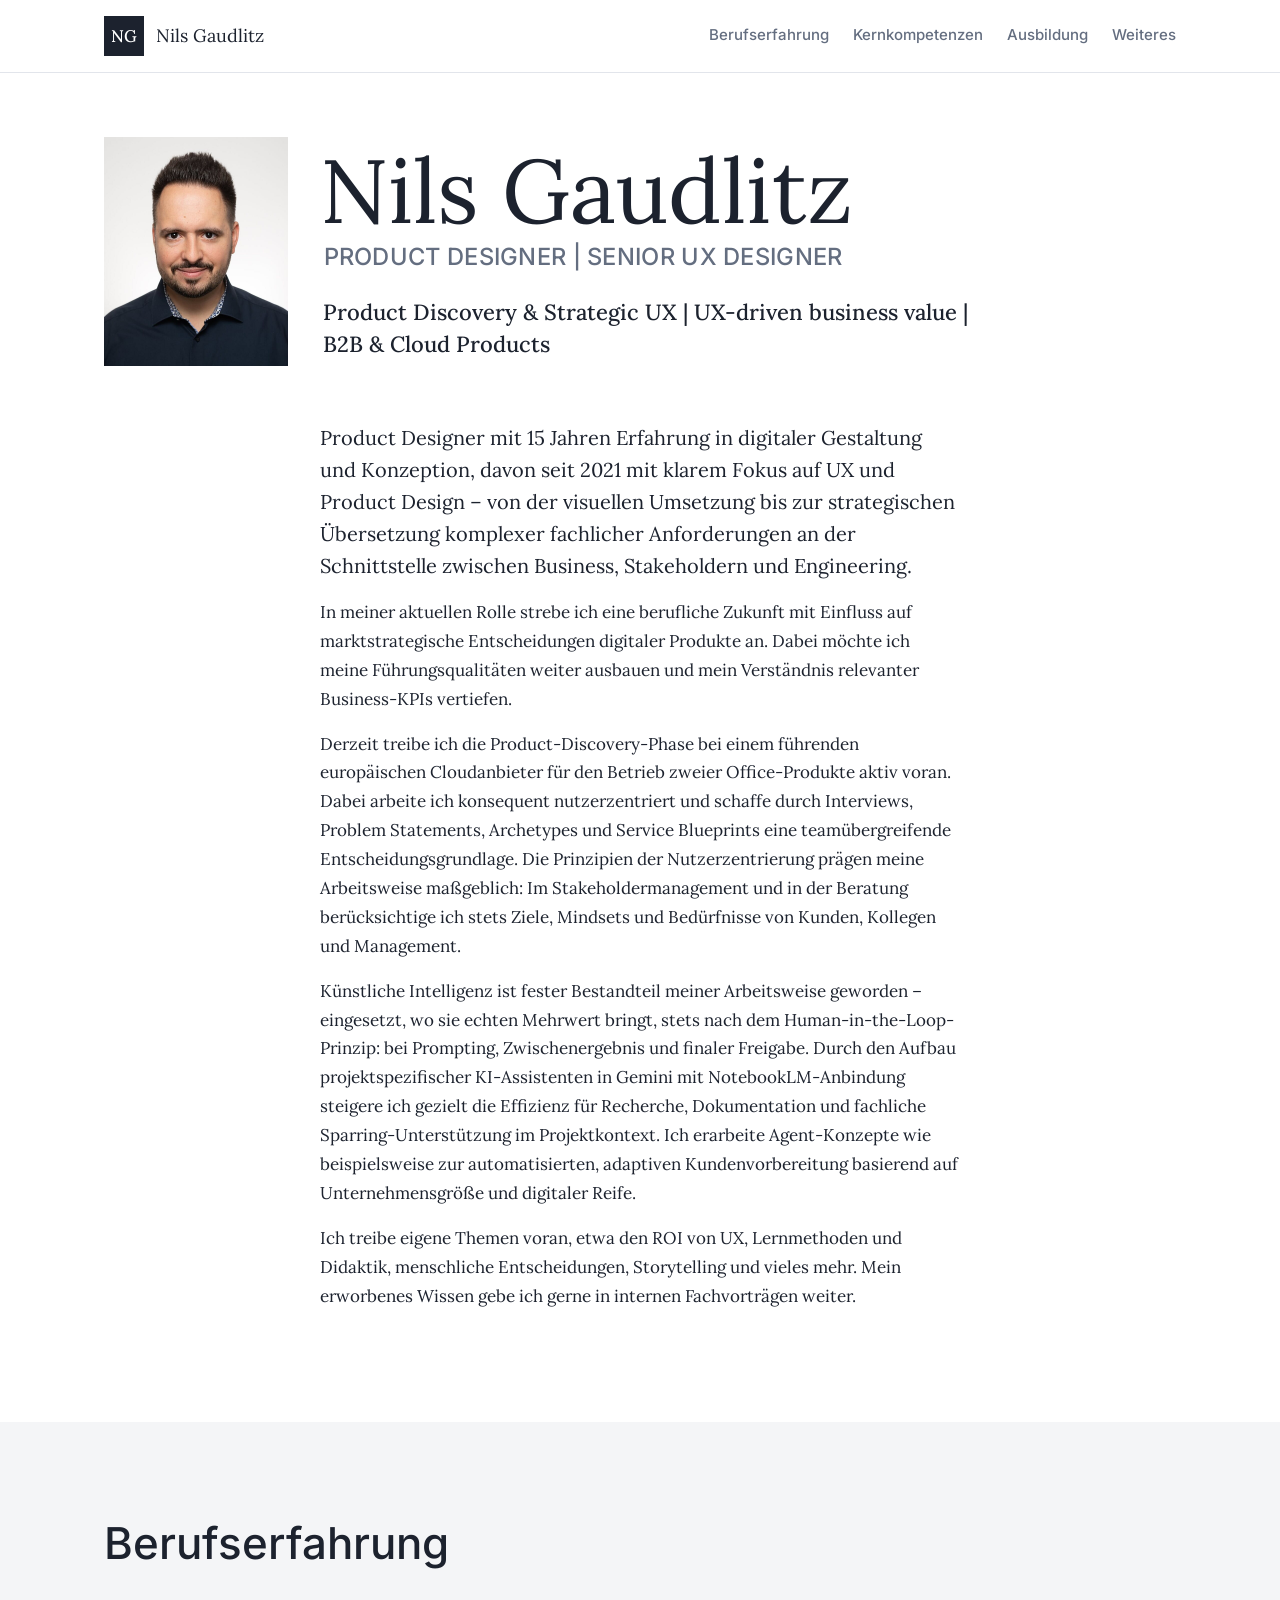
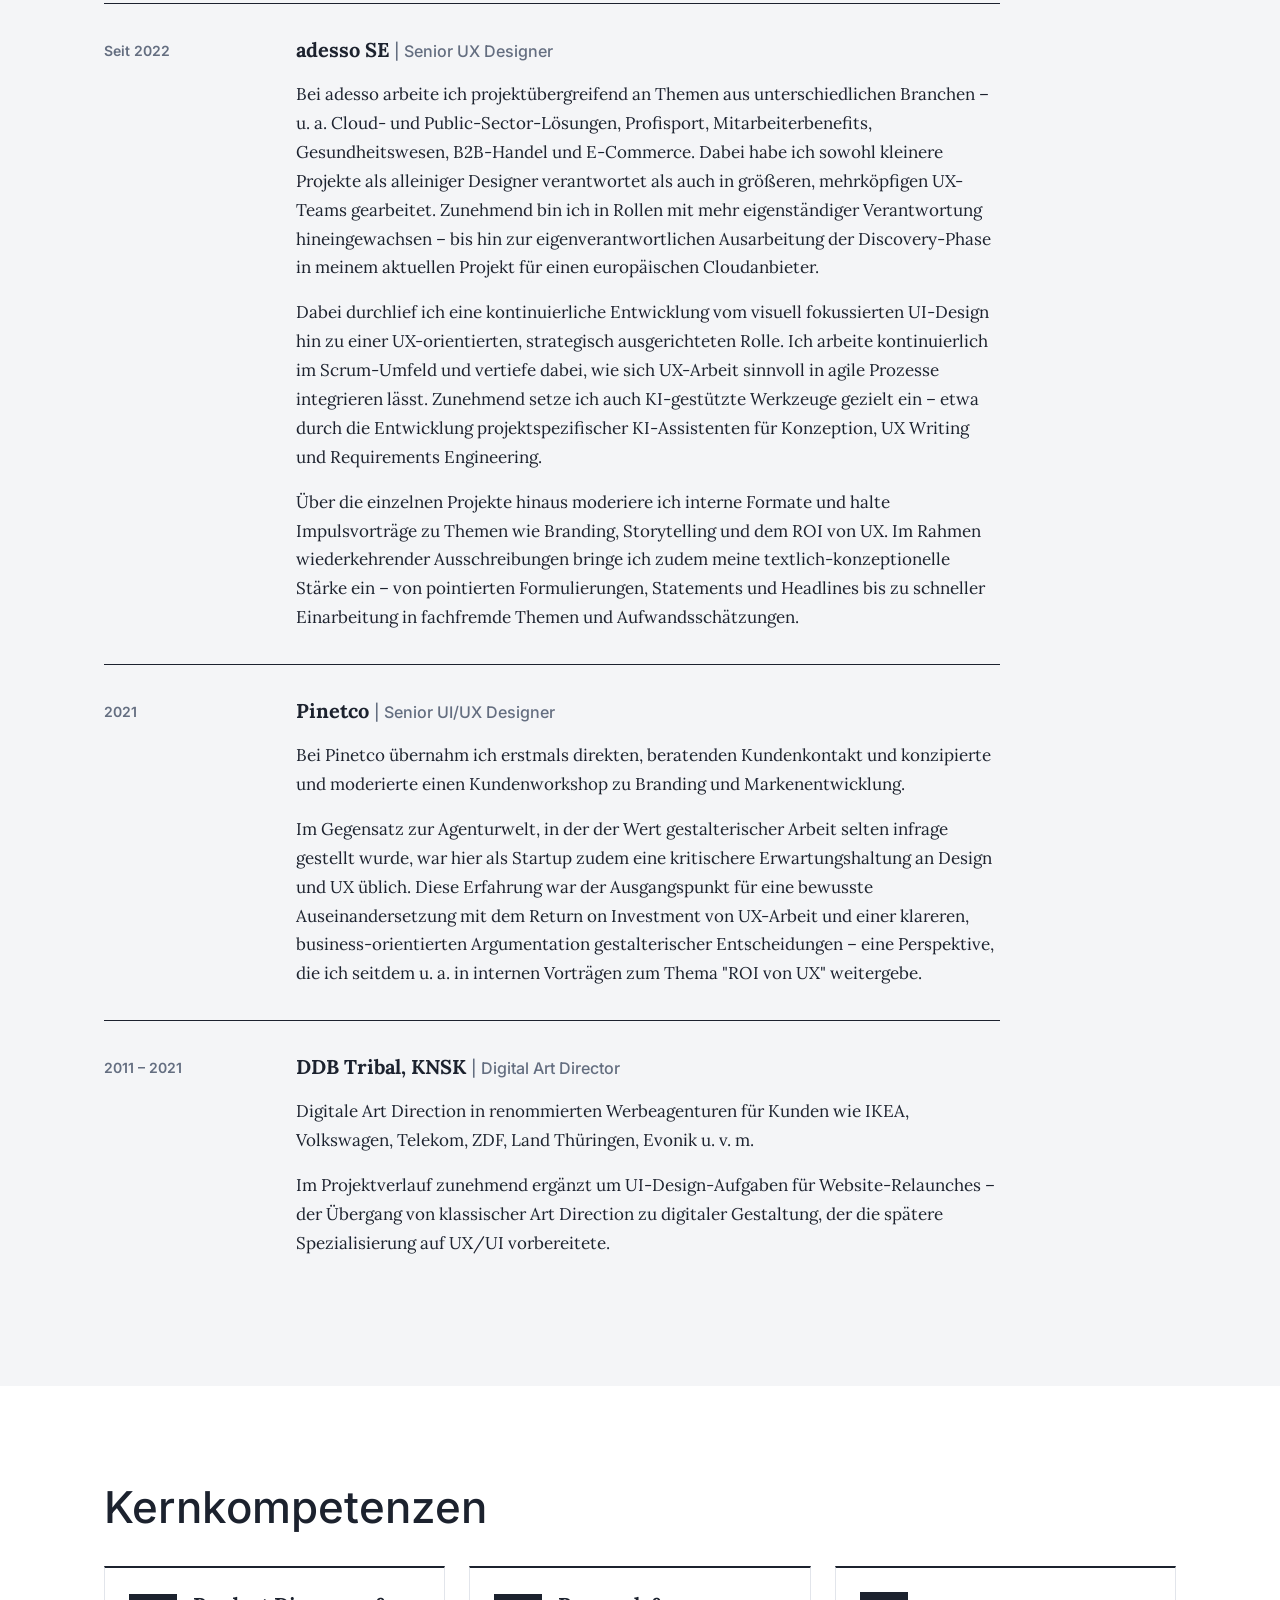
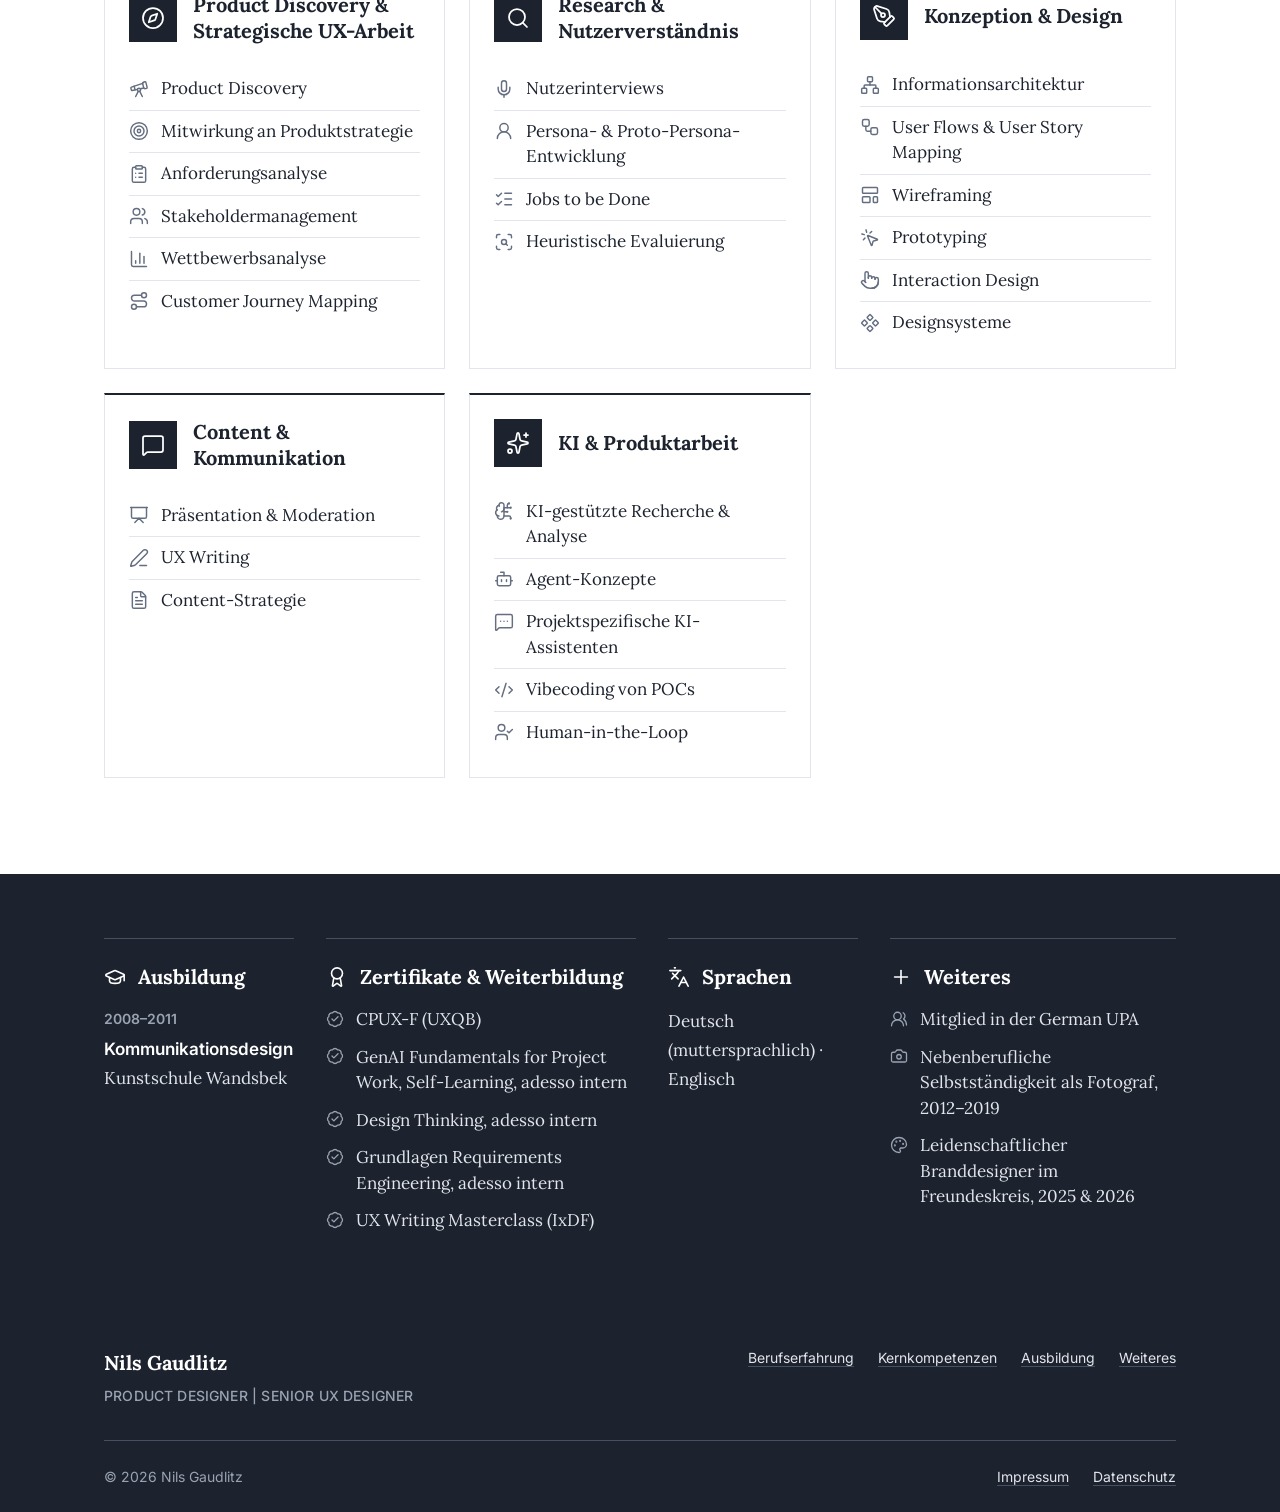
<file: index.html>
<!DOCTYPE html><html lang="de"><head><meta charset="utf-8"><meta name="viewport" content="width=device-width, initial-scale=1"><title>Nils Gaudlitz – Product Designer | Senior UX Designer</title><meta name="description" content="Nils Gaudlitz – Product Designer | Senior UX Designer. Product Discovery &amp; Strategic UX | UX-driven business value | B2B &amp; Cloud Products"><link rel="canonical" href="https://nilsgaudlitz.de/"><link rel="icon" href="/favicon.svg" type="image/svg+xml"><link rel="preload" href="/fonts/inter-latin-wght-normal.woff2" as="font" type="font/woff2" crossorigin><link rel="preload" href="/fonts/lora-latin-wght-normal.woff2" as="font" type="font/woff2" crossorigin><meta name="theme-color" content="#1E2330"><link rel="stylesheet" href="/assets/BaseLayout.BSDtJ0FW.css"><link rel="stylesheet" href="/assets/index.IihQFlmU.css"></head><body><a class="skip-link" href="#inhalt">Zum Inhalt springen</a><header class="site-header" data-site-header data-astro-cid-nen7h5rs><div class="container site-header__inner" data-astro-cid-nen7h5rs><a href="/" class="logo" aria-label="Nils Gaudlitz – zur Startseite" data-astro-cid-f7espo7c><span class="logo__mark" aria-hidden="true" data-astro-cid-f7espo7c>NG</span><span class="logo__name" aria-hidden="true" data-astro-cid-f7espo7c>Nils Gaudlitz</span></a><!-- Ohne JavaScript bleibt der Button verborgen und die Navigation sichtbar. --><button type="button" class="nav-toggle" aria-expanded="false" aria-controls="hauptnavigation" hidden data-nav-toggle data-astro-cid-nen7h5rs><span class="nav-toggle__icon nav-toggle__icon--open" data-astro-cid-nen7h5rs><svg xmlns="http://www.w3.org/2000/svg" width="22" height="22" viewBox="0 0 24 24" fill="none" stroke="currentColor" stroke-width="2" stroke-linecap="round" stroke-linejoin="round" aria-hidden="true" focusable="false" class="icon"><path d="M4 5h16" />
  <path d="M4 12h16" />
  <path d="M4 19h16" /></svg></span><span class="nav-toggle__icon nav-toggle__icon--close" data-astro-cid-nen7h5rs><svg xmlns="http://www.w3.org/2000/svg" width="22" height="22" viewBox="0 0 24 24" fill="none" stroke="currentColor" stroke-width="2" stroke-linecap="round" stroke-linejoin="round" aria-hidden="true" focusable="false" class="icon"><path d="M18 6 6 18" />
  <path d="m6 6 12 12" /></svg></span><span class="nav-toggle__label" data-nav-label data-astro-cid-nen7h5rs>Menü</span></button><nav id="hauptnavigation" class="nav" aria-label="Hauptnavigation" data-nav data-astro-cid-nen7h5rs><ul class="nav__list" data-astro-cid-nen7h5rs><li data-astro-cid-nen7h5rs><a href="/#berufserfahrung" class="nav__link" data-astro-cid-nen7h5rs>Berufserfahrung</a></li><li data-astro-cid-nen7h5rs><a href="/#kernkompetenzen" class="nav__link" data-astro-cid-nen7h5rs>Kernkompetenzen</a></li><li data-astro-cid-nen7h5rs><a href="/#ausbildung" class="nav__link" data-astro-cid-nen7h5rs>Ausbildung</a></li><li data-astro-cid-nen7h5rs><a href="/#weiteres" class="nav__link" data-astro-cid-nen7h5rs>Weiteres</a></li></ul></nav></div></header><script type="module">var e=document.querySelector(`[data-site-header]`),t=e?.querySelector(`[data-nav-toggle]`),n=e?.querySelector(`[data-nav]`),r=e?.querySelector(`[data-nav-label]`);if(e&&t&&n&&r){let i=window.matchMedia(`(max-width: 47.99rem)`);e.classList.add(`has-js`),t.hidden=!1;let a=()=>t.getAttribute(`aria-expanded`)===`true`,o=(i,a=!1)=>{t.setAttribute(`aria-expanded`,String(i)),r.textContent=i?`Schließen`:`Menü`,e.classList.toggle(`is-open`,i),document.documentElement.classList.toggle(`nav-open`,i),i?n.querySelector(`a`)?.focus():a&&t.focus()};t.addEventListener(`click`,()=>o(!a())),n.querySelectorAll(`a`).forEach(e=>{e.addEventListener(`click`,()=>{a()&&o(!1)})}),document.addEventListener(`keydown`,e=>{if(a()){if(e.key===`Escape`)o(!1,!0);else if(e.key===`Tab`){let r=[t,...n.querySelectorAll(`a`)],i=r[0],a=r[r.length-1];e.shiftKey&&document.activeElement===i?(e.preventDefault(),a.focus()):!e.shiftKey&&document.activeElement===a&&(e.preventDefault(),i.focus())}}}),i.addEventListener(`change`,e=>{!e.matches&&a()&&o(!1)})}</script><main id="inhalt" tabindex="-1" class="flush"><section class="hero" aria-labelledby="hero-title" data-astro-cid-lcdefpme><div class="container hero__grid" data-astro-cid-lcdefpme><img class="hero__portrait" src="/images/portrait.jpg" alt="Porträt von Nils Gaudlitz" width="736" height="916" fetchpriority="high" data-astro-cid-lcdefpme><div class="hero__meta" data-astro-cid-lcdefpme><h1 id="hero-title" class="hero__name" data-astro-cid-lcdefpme>Nils Gaudlitz</h1><p class="role-caps hero__role" data-astro-cid-lcdefpme><span class="seg" data-astro-cid-lcdefpme>Product Designer</span> | <span class="seg" data-astro-cid-lcdefpme>Senior UX Designer</span></p><p class="hero__claim" data-astro-cid-lcdefpme><span class="seg" data-astro-cid-lcdefpme>Product Discovery &amp; Strategic UX</span> | <span class="seg" data-astro-cid-lcdefpme>UX-driven business value</span> | <span class="seg" data-astro-cid-lcdefpme>B2B &amp; Cloud Products</span></p></div><div class="hero__body" data-astro-cid-lcdefpme><p data-astro-cid-lcdefpme>Product Designer mit 15 Jahren Erfahrung in digitaler Gestaltung und Konzeption, davon seit 2021 mit klarem Fokus auf UX und Product Design – von der visuellen Umsetzung bis zur strategischen Übersetzung komplexer fachlicher Anforderungen an der Schnittstelle zwischen Business, Stakeholdern und Engineering.</p><p data-astro-cid-lcdefpme>In meiner aktuellen Rolle strebe ich eine berufliche Zukunft mit Einfluss auf marktstrategische Entscheidungen digitaler Produkte an. Dabei möchte ich meine Führungsqualitäten weiter ausbauen und mein Verständnis relevanter Business-KPIs vertiefen.</p><p data-astro-cid-lcdefpme>Derzeit treibe ich die Product-Discovery-Phase bei einem führenden europäischen Cloudanbieter für den Betrieb zweier Office-Produkte aktiv voran. Dabei arbeite ich konsequent nutzerzentriert und schaffe durch Interviews, Problem Statements, Archetypes und Service Blueprints eine teamübergreifende Entscheidungsgrundlage. Die Prinzipien der Nutzerzentrierung prägen meine Arbeitsweise maßgeblich: Im Stakeholdermanagement und in der Beratung berücksichtige ich stets Ziele, Mindsets und Bedürfnisse von Kunden, Kollegen und Management.</p><p data-astro-cid-lcdefpme>Künstliche Intelligenz ist fester Bestandteil meiner Arbeitsweise geworden – eingesetzt, wo sie echten Mehrwert bringt, stets nach dem Human-in-the-Loop-Prinzip: bei Prompting, Zwischenergebnis und finaler Freigabe. Durch den Aufbau projektspezifischer KI-Assistenten in Gemini mit NotebookLM-Anbindung steigere ich gezielt die Effizienz für Recherche, Dokumentation und fachliche Sparring-Unterstützung im Projektkontext. Ich erarbeite Agent-Konzepte wie beispielsweise zur automatisierten, adaptiven Kundenvorbereitung basierend auf Unternehmensgröße und digitaler Reife.</p><p data-astro-cid-lcdefpme>Ich treibe eigene Themen voran, etwa den ROI von UX, Lernmethoden und Didaktik, menschliche Entscheidungen, Storytelling und vieles mehr. Mein erworbenes Wissen gebe ich gerne in internen Fachvorträgen weiter.</p></div></div></section><section id="berufserfahrung" class="section section--surface" aria-labelledby="berufserfahrung-title" data-astro-cid-lcdefpme><div class="container" data-astro-cid-lcdefpme><h2 id="berufserfahrung-title" class="section-title" data-astro-cid-lcdefpme>Berufserfahrung</h2><ol class="timeline" data-astro-cid-lcdefpme><li class="timeline__item" data-astro-cid-lcdefpme><p class="meta-text timeline__date" data-astro-cid-lcdefpme>Seit 2022</p><div class="timeline__content" data-astro-cid-lcdefpme><h3 class="timeline__title" data-astro-cid-lcdefpme>adesso SE <span class="timeline__position" data-astro-cid-lcdefpme>| Senior UX Designer</span></h3><p data-astro-cid-lcdefpme>Bei adesso arbeite ich projektübergreifend an Themen aus unterschiedlichen Branchen – u. a. Cloud- und Public-Sector-Lösungen, Profisport, Mitarbeiterbenefits, Gesundheitswesen, B2B-Handel und E-Commerce. Dabei habe ich sowohl kleinere Projekte als alleiniger Designer verantwortet als auch in größeren, mehrköpfigen UX-Teams gearbeitet. Zunehmend bin ich in Rollen mit mehr eigenständiger Verantwortung hineingewachsen – bis hin zur eigenverantwortlichen Ausarbeitung der Discovery-Phase in meinem aktuellen Projekt für einen europäischen Cloudanbieter.</p><p data-astro-cid-lcdefpme>Dabei durchlief ich eine kontinuierliche Entwicklung vom visuell fokussierten UI-Design hin zu einer UX-orientierten, strategisch ausgerichteten Rolle. Ich arbeite kontinuierlich im Scrum-Umfeld und vertiefe dabei, wie sich UX-Arbeit sinnvoll in agile Prozesse integrieren lässt. Zunehmend setze ich auch KI-gestützte Werkzeuge gezielt ein – etwa durch die Entwicklung projektspezifischer KI-Assistenten für Konzeption, UX Writing und Requirements Engineering.</p><p data-astro-cid-lcdefpme>Über die einzelnen Projekte hinaus moderiere ich interne Formate und halte Impulsvorträge zu Themen wie Branding, Storytelling und dem ROI von UX. Im Rahmen wiederkehrender Ausschreibungen bringe ich zudem meine textlich-konzeptionelle Stärke ein – von pointierten Formulierungen, Statements und Headlines bis zu schneller Einarbeitung in fachfremde Themen und Aufwandsschätzungen.</p></div></li><li class="timeline__item" data-astro-cid-lcdefpme><p class="meta-text timeline__date" data-astro-cid-lcdefpme>2021</p><div class="timeline__content" data-astro-cid-lcdefpme><h3 class="timeline__title" data-astro-cid-lcdefpme>Pinetco <span class="timeline__position" data-astro-cid-lcdefpme>| Senior UI/UX Designer</span></h3><p data-astro-cid-lcdefpme>Bei Pinetco übernahm ich erstmals direkten, beratenden Kundenkontakt und konzipierte und moderierte einen Kundenworkshop zu Branding und Markenentwicklung.</p><p data-astro-cid-lcdefpme>Im Gegensatz zur Agenturwelt, in der der Wert gestalterischer Arbeit selten infrage gestellt wurde, war hier als Startup zudem eine kritischere Erwartungshaltung an Design und UX üblich. Diese Erfahrung war der Ausgangspunkt für eine bewusste Auseinandersetzung mit dem Return on Investment von UX-Arbeit und einer klareren, business-orientierten Argumentation gestalterischer Entscheidungen – eine Perspektive, die ich seitdem u. a. in internen Vorträgen zum Thema &quot;ROI von UX&quot; weitergebe.</p></div></li><li class="timeline__item" data-astro-cid-lcdefpme><p class="meta-text timeline__date" data-astro-cid-lcdefpme>2011 – 2021</p><div class="timeline__content" data-astro-cid-lcdefpme><h3 class="timeline__title" data-astro-cid-lcdefpme>DDB Tribal, KNSK <span class="timeline__position" data-astro-cid-lcdefpme>| Digital Art Director</span></h3><p data-astro-cid-lcdefpme>Digitale Art Direction in renommierten Werbeagenturen für Kunden wie IKEA, Volkswagen, Telekom, ZDF, Land Thüringen, Evonik u. v. m.</p><p data-astro-cid-lcdefpme>Im Projektverlauf zunehmend ergänzt um UI-Design-Aufgaben für Website-Relaunches – der Übergang von klassischer Art Direction zu digitaler Gestaltung, der die spätere Spezialisierung auf UX/UI vorbereitete.</p></div></li></ol></div></section><section id="kernkompetenzen" class="section" aria-labelledby="kernkompetenzen-title" data-astro-cid-lcdefpme><div class="container" data-astro-cid-lcdefpme><h2 id="kernkompetenzen-title" class="section-title" data-astro-cid-lcdefpme>Kernkompetenzen</h2><div class="clusters" data-astro-cid-lcdefpme><section class="cluster" aria-labelledby="discovery-title" data-astro-cid-lcdefpme><div class="cluster__head" data-astro-cid-lcdefpme><span class="cluster__icon" data-astro-cid-lcdefpme><svg xmlns="http://www.w3.org/2000/svg" width="24" height="24" viewBox="0 0 24 24" fill="none" stroke="currentColor" stroke-width="1.75" stroke-linecap="round" stroke-linejoin="round" aria-hidden="true" focusable="false" class="icon"><circle cx="12" cy="12" r="10" />
  <path d="m16.24 7.76-1.804 5.411a2 2 0 0 1-1.265 1.265L7.76 16.24l1.804-5.411a2 2 0 0 1 1.265-1.265z" /></svg></span><h3 id="discovery-title" class="cluster__title" data-astro-cid-lcdefpme>Product Discovery &amp; Strategische UX-Arbeit</h3></div><ul class="cluster__list" data-astro-cid-lcdefpme><li data-astro-cid-lcdefpme><svg xmlns="http://www.w3.org/2000/svg" width="20" height="20" viewBox="0 0 24 24" fill="none" stroke="currentColor" stroke-width="1.75" stroke-linecap="round" stroke-linejoin="round" aria-hidden="true" focusable="false" class="icon item-icon"><path d="m10.065 12.493-6.18 1.318a.934.934 0 0 1-1.108-.702l-.537-2.15a1.07 1.07 0 0 1 .691-1.265l13.504-4.44" />
  <path d="m13.56 11.747 4.332-.924" />
  <path d="m16 21-3.105-6.21" />
  <path d="M16.485 5.94a2 2 0 0 1 1.455-2.425l1.09-.272a1 1 0 0 1 1.212.727l1.515 6.06a1 1 0 0 1-.727 1.213l-1.09.272a2 2 0 0 1-2.425-1.455z" />
  <path d="m6.158 8.633 1.114 4.456" />
  <path d="m8 21 3.105-6.21" />
  <circle cx="12" cy="13" r="2" /></svg> <span data-astro-cid-lcdefpme>Product Discovery</span></li><li data-astro-cid-lcdefpme><svg xmlns="http://www.w3.org/2000/svg" width="20" height="20" viewBox="0 0 24 24" fill="none" stroke="currentColor" stroke-width="1.75" stroke-linecap="round" stroke-linejoin="round" aria-hidden="true" focusable="false" class="icon item-icon"><circle cx="12" cy="12" r="10" />
  <circle cx="12" cy="12" r="6" />
  <circle cx="12" cy="12" r="2" /></svg> <span data-astro-cid-lcdefpme>Mitwirkung an Produktstrategie</span></li><li data-astro-cid-lcdefpme><svg xmlns="http://www.w3.org/2000/svg" width="20" height="20" viewBox="0 0 24 24" fill="none" stroke="currentColor" stroke-width="1.75" stroke-linecap="round" stroke-linejoin="round" aria-hidden="true" focusable="false" class="icon item-icon"><rect width="8" height="4" x="8" y="2" rx="1" ry="1" />
  <path d="M16 4h2a2 2 0 0 1 2 2v14a2 2 0 0 1-2 2H6a2 2 0 0 1-2-2V6a2 2 0 0 1 2-2h2" />
  <path d="M12 11h4" />
  <path d="M12 16h4" />
  <path d="M8 11h.01" />
  <path d="M8 16h.01" /></svg> <span data-astro-cid-lcdefpme>Anforderungsanalyse</span></li><li data-astro-cid-lcdefpme><svg xmlns="http://www.w3.org/2000/svg" width="20" height="20" viewBox="0 0 24 24" fill="none" stroke="currentColor" stroke-width="1.75" stroke-linecap="round" stroke-linejoin="round" aria-hidden="true" focusable="false" class="icon item-icon"><path d="M16 21v-2a4 4 0 0 0-4-4H6a4 4 0 0 0-4 4v2" />
  <path d="M16 3.128a4 4 0 0 1 0 7.744" />
  <path d="M22 21v-2a4 4 0 0 0-3-3.87" />
  <circle cx="9" cy="7" r="4" /></svg> <span data-astro-cid-lcdefpme>Stakeholdermanagement</span></li><li data-astro-cid-lcdefpme><svg xmlns="http://www.w3.org/2000/svg" width="20" height="20" viewBox="0 0 24 24" fill="none" stroke="currentColor" stroke-width="1.75" stroke-linecap="round" stroke-linejoin="round" aria-hidden="true" focusable="false" class="icon item-icon"><path d="M3 3v16a2 2 0 0 0 2 2h16" />
  <path d="M18 17V9" />
  <path d="M13 17V5" />
  <path d="M8 17v-3" /></svg> <span data-astro-cid-lcdefpme>Wettbewerbsanalyse</span></li><li data-astro-cid-lcdefpme><svg xmlns="http://www.w3.org/2000/svg" width="20" height="20" viewBox="0 0 24 24" fill="none" stroke="currentColor" stroke-width="1.75" stroke-linecap="round" stroke-linejoin="round" aria-hidden="true" focusable="false" class="icon item-icon"><circle cx="6" cy="19" r="3" />
  <path d="M9 19h8.5a3.5 3.5 0 0 0 0-7h-11a3.5 3.5 0 0 1 0-7H15" />
  <circle cx="18" cy="5" r="3" /></svg> <span data-astro-cid-lcdefpme>Customer Journey Mapping</span></li></ul></section><section class="cluster" aria-labelledby="research-title" data-astro-cid-lcdefpme><div class="cluster__head" data-astro-cid-lcdefpme><span class="cluster__icon" data-astro-cid-lcdefpme><svg xmlns="http://www.w3.org/2000/svg" width="24" height="24" viewBox="0 0 24 24" fill="none" stroke="currentColor" stroke-width="1.75" stroke-linecap="round" stroke-linejoin="round" aria-hidden="true" focusable="false" class="icon"><path d="m21 21-4.34-4.34" />
  <circle cx="11" cy="11" r="8" /></svg></span><h3 id="research-title" class="cluster__title" data-astro-cid-lcdefpme>Research &amp; Nutzerverständnis</h3></div><ul class="cluster__list" data-astro-cid-lcdefpme><li data-astro-cid-lcdefpme><svg xmlns="http://www.w3.org/2000/svg" width="20" height="20" viewBox="0 0 24 24" fill="none" stroke="currentColor" stroke-width="1.75" stroke-linecap="round" stroke-linejoin="round" aria-hidden="true" focusable="false" class="icon item-icon"><path d="M12 19v3" />
  <path d="M19 10v2a7 7 0 0 1-14 0v-2" />
  <rect x="9" y="2" width="6" height="13" rx="3" /></svg> <span data-astro-cid-lcdefpme>Nutzerinterviews</span></li><li data-astro-cid-lcdefpme><svg xmlns="http://www.w3.org/2000/svg" width="20" height="20" viewBox="0 0 24 24" fill="none" stroke="currentColor" stroke-width="1.75" stroke-linecap="round" stroke-linejoin="round" aria-hidden="true" focusable="false" class="icon item-icon"><circle cx="12" cy="8" r="5" />
  <path d="M20 21a8 8 0 0 0-16 0" /></svg> <span data-astro-cid-lcdefpme>Persona- &amp; Proto-Persona-Entwicklung</span></li><li data-astro-cid-lcdefpme><svg xmlns="http://www.w3.org/2000/svg" width="20" height="20" viewBox="0 0 24 24" fill="none" stroke="currentColor" stroke-width="1.75" stroke-linecap="round" stroke-linejoin="round" aria-hidden="true" focusable="false" class="icon item-icon"><path d="M13 5h8" />
  <path d="M13 12h8" />
  <path d="M13 19h8" />
  <path d="m3 17 2 2 4-4" />
  <path d="m3 7 2 2 4-4" /></svg> <span data-astro-cid-lcdefpme>Jobs to be Done</span></li><li data-astro-cid-lcdefpme><svg xmlns="http://www.w3.org/2000/svg" width="20" height="20" viewBox="0 0 24 24" fill="none" stroke="currentColor" stroke-width="1.75" stroke-linecap="round" stroke-linejoin="round" aria-hidden="true" focusable="false" class="icon item-icon"><path d="M3 7V5a2 2 0 0 1 2-2h2" />
  <path d="M17 3h2a2 2 0 0 1 2 2v2" />
  <path d="M21 17v2a2 2 0 0 1-2 2h-2" />
  <path d="M7 21H5a2 2 0 0 1-2-2v-2" />
  <circle cx="12" cy="12" r="3" />
  <path d="m16 16-1.9-1.9" /></svg> <span data-astro-cid-lcdefpme>Heuristische Evaluierung</span></li></ul></section><section class="cluster" aria-labelledby="konzeption-title" data-astro-cid-lcdefpme><div class="cluster__head" data-astro-cid-lcdefpme><span class="cluster__icon" data-astro-cid-lcdefpme><svg xmlns="http://www.w3.org/2000/svg" width="24" height="24" viewBox="0 0 24 24" fill="none" stroke="currentColor" stroke-width="1.75" stroke-linecap="round" stroke-linejoin="round" aria-hidden="true" focusable="false" class="icon"><path d="m18 13-.654-4.736a4 4 0 00-2.756-3.266l-9.163-2.9a2 2 0 00-2.017.493l-.82.819a2 2 0 00-.492 2.017l2.9 9.163a4 4 0 003.266 2.756L13 18" />
  <path d="M18.648 12.352a1.205 1.205 0 011.704 0l1.296 1.296a1.205 1.205 0 010 1.704l-6.296 6.296a1.205 1.205 0 01-1.704 0l-1.296-1.296a1.205 1.205 0 010-1.704z" />
  <path d="m3 3 6.586 6.586" />
  <circle cx="11" cy="11" r="2" /></svg></span><h3 id="konzeption-title" class="cluster__title" data-astro-cid-lcdefpme>Konzeption &amp; Design</h3></div><ul class="cluster__list" data-astro-cid-lcdefpme><li data-astro-cid-lcdefpme><svg xmlns="http://www.w3.org/2000/svg" width="20" height="20" viewBox="0 0 24 24" fill="none" stroke="currentColor" stroke-width="1.75" stroke-linecap="round" stroke-linejoin="round" aria-hidden="true" focusable="false" class="icon item-icon"><rect x="16" y="16" width="6" height="6" rx="1" />
  <rect x="2" y="16" width="6" height="6" rx="1" />
  <rect x="9" y="2" width="6" height="6" rx="1" />
  <path d="M5 16v-3a1 1 0 0 1 1-1h12a1 1 0 0 1 1 1v3" />
  <path d="M12 12V8" /></svg> <span data-astro-cid-lcdefpme>Informationsarchitektur</span></li><li data-astro-cid-lcdefpme><svg xmlns="http://www.w3.org/2000/svg" width="20" height="20" viewBox="0 0 24 24" fill="none" stroke="currentColor" stroke-width="1.75" stroke-linecap="round" stroke-linejoin="round" aria-hidden="true" focusable="false" class="icon item-icon"><rect width="8" height="8" x="3" y="3" rx="2" />
  <path d="M7 11v4a2 2 0 0 0 2 2h4" />
  <rect width="8" height="8" x="13" y="13" rx="2" /></svg> <span data-astro-cid-lcdefpme>User Flows &amp; User Story Mapping</span></li><li data-astro-cid-lcdefpme><svg xmlns="http://www.w3.org/2000/svg" width="20" height="20" viewBox="0 0 24 24" fill="none" stroke="currentColor" stroke-width="1.75" stroke-linecap="round" stroke-linejoin="round" aria-hidden="true" focusable="false" class="icon item-icon"><rect width="18" height="7" x="3" y="3" rx="1" />
  <rect width="9" height="7" x="3" y="14" rx="1" />
  <rect width="5" height="7" x="16" y="14" rx="1" /></svg> <span data-astro-cid-lcdefpme>Wireframing</span></li><li data-astro-cid-lcdefpme><svg xmlns="http://www.w3.org/2000/svg" width="20" height="20" viewBox="0 0 24 24" fill="none" stroke="currentColor" stroke-width="1.75" stroke-linecap="round" stroke-linejoin="round" aria-hidden="true" focusable="false" class="icon item-icon"><path d="M14 4.1 12 6" />
  <path d="m5.1 8-2.9-.8" />
  <path d="m6 12-1.9 2" />
  <path d="M7.2 2.2 8 5.1" />
  <path d="M9.037 9.69a.498.498 0 0 1 .653-.653l11 4.5a.5.5 0 0 1-.074.949l-4.349 1.041a1 1 0 0 0-.74.739l-1.04 4.35a.5.5 0 0 1-.95.074z" /></svg> <span data-astro-cid-lcdefpme>Prototyping</span></li><li data-astro-cid-lcdefpme><svg xmlns="http://www.w3.org/2000/svg" width="20" height="20" viewBox="0 0 24 24" fill="none" stroke="currentColor" stroke-width="1.75" stroke-linecap="round" stroke-linejoin="round" aria-hidden="true" focusable="false" class="icon item-icon"><path d="M22 14a8 8 0 0 1-8 8" />
  <path d="M18 11v-1a2 2 0 0 0-2-2a2 2 0 0 0-2 2" />
  <path d="M14 10V9a2 2 0 0 0-2-2a2 2 0 0 0-2 2v1" />
  <path d="M10 9.5V4a2 2 0 0 0-2-2a2 2 0 0 0-2 2v10" />
  <path d="M18 11a2 2 0 1 1 4 0v3a8 8 0 0 1-8 8h-2c-2.8 0-4.5-.86-5.99-2.34l-3.6-3.6a2 2 0 0 1 2.83-2.82L7 15" /></svg> <span data-astro-cid-lcdefpme>Interaction Design</span></li><li data-astro-cid-lcdefpme><svg xmlns="http://www.w3.org/2000/svg" width="20" height="20" viewBox="0 0 24 24" fill="none" stroke="currentColor" stroke-width="1.75" stroke-linecap="round" stroke-linejoin="round" aria-hidden="true" focusable="false" class="icon item-icon"><path d="M15.536 11.293a1 1 0 0 0 0 1.414l2.376 2.377a1 1 0 0 0 1.414 0l2.377-2.377a1 1 0 0 0 0-1.414l-2.377-2.377a1 1 0 0 0-1.414 0z" />
  <path d="M2.297 11.293a1 1 0 0 0 0 1.414l2.377 2.377a1 1 0 0 0 1.414 0l2.377-2.377a1 1 0 0 0 0-1.414L6.088 8.916a1 1 0 0 0-1.414 0z" />
  <path d="M8.916 17.912a1 1 0 0 0 0 1.415l2.377 2.376a1 1 0 0 0 1.414 0l2.377-2.376a1 1 0 0 0 0-1.415l-2.377-2.376a1 1 0 0 0-1.414 0z" />
  <path d="M8.916 4.674a1 1 0 0 0 0 1.414l2.377 2.376a1 1 0 0 0 1.414 0l2.377-2.376a1 1 0 0 0 0-1.414l-2.377-2.377a1 1 0 0 0-1.414 0z" /></svg> <span data-astro-cid-lcdefpme>Designsysteme</span></li></ul></section><section class="cluster" aria-labelledby="content-title" data-astro-cid-lcdefpme><div class="cluster__head" data-astro-cid-lcdefpme><span class="cluster__icon" data-astro-cid-lcdefpme><svg xmlns="http://www.w3.org/2000/svg" width="24" height="24" viewBox="0 0 24 24" fill="none" stroke="currentColor" stroke-width="1.75" stroke-linecap="round" stroke-linejoin="round" aria-hidden="true" focusable="false" class="icon"><path d="M22 17a2 2 0 0 1-2 2H6.828a2 2 0 0 0-1.414.586l-2.202 2.202A.71.71 0 0 1 2 21.286V5a2 2 0 0 1 2-2h16a2 2 0 0 1 2 2z" /></svg></span><h3 id="content-title" class="cluster__title" data-astro-cid-lcdefpme>Content &amp; Kommunikation</h3></div><ul class="cluster__list" data-astro-cid-lcdefpme><li data-astro-cid-lcdefpme><svg xmlns="http://www.w3.org/2000/svg" width="20" height="20" viewBox="0 0 24 24" fill="none" stroke="currentColor" stroke-width="1.75" stroke-linecap="round" stroke-linejoin="round" aria-hidden="true" focusable="false" class="icon item-icon"><path d="M2 3h20" />
  <path d="M21 3v11a2 2 0 0 1-2 2H5a2 2 0 0 1-2-2V3" />
  <path d="m7 21 5-5 5 5" /></svg> <span data-astro-cid-lcdefpme>Präsentation &amp; Moderation</span></li><li data-astro-cid-lcdefpme><svg xmlns="http://www.w3.org/2000/svg" width="20" height="20" viewBox="0 0 24 24" fill="none" stroke="currentColor" stroke-width="1.75" stroke-linecap="round" stroke-linejoin="round" aria-hidden="true" focusable="false" class="icon item-icon"><path d="M13 21h8" />
  <path d="M21.174 6.812a1 1 0 0 0-3.986-3.987L3.842 16.174a2 2 0 0 0-.5.83l-1.321 4.352a.5.5 0 0 0 .623.622l4.353-1.32a2 2 0 0 0 .83-.497z" /></svg> <span data-astro-cid-lcdefpme>UX Writing</span></li><li data-astro-cid-lcdefpme><svg xmlns="http://www.w3.org/2000/svg" width="20" height="20" viewBox="0 0 24 24" fill="none" stroke="currentColor" stroke-width="1.75" stroke-linecap="round" stroke-linejoin="round" aria-hidden="true" focusable="false" class="icon item-icon"><path d="M6 22a2 2 0 0 1-2-2V4a2 2 0 0 1 2-2h8a2.4 2.4 0 0 1 1.704.706l3.588 3.588A2.4 2.4 0 0 1 20 8v12a2 2 0 0 1-2 2z" />
  <path d="M14 2v5a1 1 0 0 0 1 1h5" />
  <path d="M10 9H8" />
  <path d="M16 13H8" />
  <path d="M16 17H8" /></svg> <span data-astro-cid-lcdefpme>Content-Strategie</span></li></ul></section><section class="cluster" aria-labelledby="ki-title" data-astro-cid-lcdefpme><div class="cluster__head" data-astro-cid-lcdefpme><span class="cluster__icon" data-astro-cid-lcdefpme><svg xmlns="http://www.w3.org/2000/svg" width="24" height="24" viewBox="0 0 24 24" fill="none" stroke="currentColor" stroke-width="1.75" stroke-linecap="round" stroke-linejoin="round" aria-hidden="true" focusable="false" class="icon"><path d="M11.017 2.814a1 1 0 0 1 1.966 0l1.051 5.558a2 2 0 0 0 1.594 1.594l5.558 1.051a1 1 0 0 1 0 1.966l-5.558 1.051a2 2 0 0 0-1.594 1.594l-1.051 5.558a1 1 0 0 1-1.966 0l-1.051-5.558a2 2 0 0 0-1.594-1.594l-5.558-1.051a1 1 0 0 1 0-1.966l5.558-1.051a2 2 0 0 0 1.594-1.594z" />
  <path d="M20 2v4" />
  <path d="M22 4h-4" />
  <circle cx="4" cy="20" r="2" /></svg></span><h3 id="ki-title" class="cluster__title" data-astro-cid-lcdefpme>KI &amp; Produktarbeit</h3></div><ul class="cluster__list" data-astro-cid-lcdefpme><li data-astro-cid-lcdefpme><svg xmlns="http://www.w3.org/2000/svg" width="20" height="20" viewBox="0 0 24 24" fill="none" stroke="currentColor" stroke-width="1.75" stroke-linecap="round" stroke-linejoin="round" aria-hidden="true" focusable="false" class="icon item-icon"><path d="M12 13h4" />
  <path d="M12 18h6a2 2 0 012 2v1" />
  <path d="M12 8h8" />
  <path d="M12 9a4.17 4.17 0 01-3 4" />
  <path d="M16 8V5a2 2 0 012-2" />
  <path d="M6 18a4 4 0 01-2-7.465" />
  <path d="M6.004 5.125a4 4 0 00-2.526 5.77" />
  <path d="M6.294 6.294A3 3 0 1112 5v13a4 4 0 11-7.967-.518" />
  <circle cx="16" cy="13" r="0.5" fill="currentColor" />
  <circle cx="18" cy="3" r="0.5" fill="currentColor" />
  <circle cx="20" cy="21" r="0.5" fill="currentColor" />
  <circle cx="20" cy="8" r="0.5" fill="currentColor" /></svg> <span data-astro-cid-lcdefpme>KI-gestützte Recherche &amp; Analyse</span></li><li data-astro-cid-lcdefpme><svg xmlns="http://www.w3.org/2000/svg" width="20" height="20" viewBox="0 0 24 24" fill="none" stroke="currentColor" stroke-width="1.75" stroke-linecap="round" stroke-linejoin="round" aria-hidden="true" focusable="false" class="icon item-icon"><path d="M12 8V4H8" />
  <rect width="16" height="12" x="4" y="8" rx="2" />
  <path d="M2 14h2" />
  <path d="M20 14h2" />
  <path d="M15 13v2" />
  <path d="M9 13v2" /></svg> <span data-astro-cid-lcdefpme>Agent-Konzepte</span></li><li data-astro-cid-lcdefpme><svg xmlns="http://www.w3.org/2000/svg" width="20" height="20" viewBox="0 0 24 24" fill="none" stroke="currentColor" stroke-width="1.75" stroke-linecap="round" stroke-linejoin="round" aria-hidden="true" focusable="false" class="icon item-icon"><path d="M22 17a2 2 0 0 1-2 2H6.828a2 2 0 0 0-1.414.586l-2.202 2.202A.71.71 0 0 1 2 21.286V5a2 2 0 0 1 2-2h16a2 2 0 0 1 2 2z" />
  <path d="M12 11h.01" />
  <path d="M16 11h.01" />
  <path d="M8 11h.01" /></svg> <span data-astro-cid-lcdefpme>Projektspezifische KI-Assistenten</span></li><li data-astro-cid-lcdefpme><svg xmlns="http://www.w3.org/2000/svg" width="20" height="20" viewBox="0 0 24 24" fill="none" stroke="currentColor" stroke-width="1.75" stroke-linecap="round" stroke-linejoin="round" aria-hidden="true" focusable="false" class="icon item-icon"><path d="m18 16 4-4-4-4" />
  <path d="m6 8-4 4 4 4" />
  <path d="m14.5 4-5 16" /></svg> <span data-astro-cid-lcdefpme>Vibecoding von POCs</span></li><li data-astro-cid-lcdefpme><svg xmlns="http://www.w3.org/2000/svg" width="20" height="20" viewBox="0 0 24 24" fill="none" stroke="currentColor" stroke-width="1.75" stroke-linecap="round" stroke-linejoin="round" aria-hidden="true" focusable="false" class="icon item-icon"><path d="m16 11 2 2 4-4" />
  <path d="M16 21v-2a4 4 0 0 0-4-4H6a4 4 0 0 0-4 4v2" />
  <circle cx="9" cy="7" r="4" /></svg> <span data-astro-cid-lcdefpme>Human-in-the-Loop</span></li></ul></section></div></div></section><div class="facts" data-astro-cid-lcdefpme><div class="container facts__grid" data-astro-cid-lcdefpme><section id="ausbildung" aria-labelledby="ausbildung-title" data-astro-cid-lcdefpme><h2 id="ausbildung-title" class="facts__title" data-astro-cid-lcdefpme><svg xmlns="http://www.w3.org/2000/svg" width="22" height="22" viewBox="0 0 24 24" fill="none" stroke="currentColor" stroke-width="1.75" stroke-linecap="round" stroke-linejoin="round" aria-hidden="true" focusable="false" class="icon"><path d="M21.42 10.922a1 1 0 0 0-.019-1.838L12.83 5.18a2 2 0 0 0-1.66 0L2.6 9.08a1 1 0 0 0 0 1.832l8.57 3.908a2 2 0 0 0 1.66 0z" />
  <path d="M22 10v6" />
  <path d="M6 12.5V16a6 3 0 0 0 12 0v-3.5" /></svg> Ausbildung</h2><p class="facts__meta" data-astro-cid-lcdefpme>2008–2011</p><p class="facts__strong" data-astro-cid-lcdefpme>Kommunikationsdesign</p><p class="facts__text" data-astro-cid-lcdefpme>Kunstschule Wandsbek</p></section><section id="zertifikate" aria-labelledby="zertifikate-title" data-astro-cid-lcdefpme><h2 id="zertifikate-title" class="facts__title" data-astro-cid-lcdefpme><svg xmlns="http://www.w3.org/2000/svg" width="22" height="22" viewBox="0 0 24 24" fill="none" stroke="currentColor" stroke-width="1.75" stroke-linecap="round" stroke-linejoin="round" aria-hidden="true" focusable="false" class="icon"><path d="m15.477 12.89 1.515 8.526a.5.5 0 0 1-.81.47l-3.58-2.687a1 1 0 0 0-1.197 0l-3.586 2.686a.5.5 0 0 1-.81-.469l1.514-8.526" />
  <circle cx="12" cy="8" r="6" /></svg> Zertifikate &amp; Weiterbildung</h2><ul class="facts__list" data-astro-cid-lcdefpme><li data-astro-cid-lcdefpme><svg xmlns="http://www.w3.org/2000/svg" width="18" height="18" viewBox="0 0 24 24" fill="none" stroke="currentColor" stroke-width="1.75" stroke-linecap="round" stroke-linejoin="round" aria-hidden="true" focusable="false" class="icon item-icon"><path d="M3.85 8.62a4 4 0 0 1 4.78-4.77 4 4 0 0 1 6.74 0 4 4 0 0 1 4.78 4.78 4 4 0 0 1 0 6.74 4 4 0 0 1-4.77 4.78 4 4 0 0 1-6.75 0 4 4 0 0 1-4.78-4.77 4 4 0 0 1 0-6.76Z" />
  <path d="m16 9-5.5 5.5L8 12" /></svg> <span data-astro-cid-lcdefpme>CPUX-F (UXQB)</span></li><li data-astro-cid-lcdefpme><svg xmlns="http://www.w3.org/2000/svg" width="18" height="18" viewBox="0 0 24 24" fill="none" stroke="currentColor" stroke-width="1.75" stroke-linecap="round" stroke-linejoin="round" aria-hidden="true" focusable="false" class="icon item-icon"><path d="M3.85 8.62a4 4 0 0 1 4.78-4.77 4 4 0 0 1 6.74 0 4 4 0 0 1 4.78 4.78 4 4 0 0 1 0 6.74 4 4 0 0 1-4.77 4.78 4 4 0 0 1-6.75 0 4 4 0 0 1-4.78-4.77 4 4 0 0 1 0-6.76Z" />
  <path d="m16 9-5.5 5.5L8 12" /></svg> <span data-astro-cid-lcdefpme>GenAI Fundamentals for Project Work, Self-Learning, adesso intern</span></li><li data-astro-cid-lcdefpme><svg xmlns="http://www.w3.org/2000/svg" width="18" height="18" viewBox="0 0 24 24" fill="none" stroke="currentColor" stroke-width="1.75" stroke-linecap="round" stroke-linejoin="round" aria-hidden="true" focusable="false" class="icon item-icon"><path d="M3.85 8.62a4 4 0 0 1 4.78-4.77 4 4 0 0 1 6.74 0 4 4 0 0 1 4.78 4.78 4 4 0 0 1 0 6.74 4 4 0 0 1-4.77 4.78 4 4 0 0 1-6.75 0 4 4 0 0 1-4.78-4.77 4 4 0 0 1 0-6.76Z" />
  <path d="m16 9-5.5 5.5L8 12" /></svg> <span data-astro-cid-lcdefpme>Design Thinking, adesso intern</span></li><li data-astro-cid-lcdefpme><svg xmlns="http://www.w3.org/2000/svg" width="18" height="18" viewBox="0 0 24 24" fill="none" stroke="currentColor" stroke-width="1.75" stroke-linecap="round" stroke-linejoin="round" aria-hidden="true" focusable="false" class="icon item-icon"><path d="M3.85 8.62a4 4 0 0 1 4.78-4.77 4 4 0 0 1 6.74 0 4 4 0 0 1 4.78 4.78 4 4 0 0 1 0 6.74 4 4 0 0 1-4.77 4.78 4 4 0 0 1-6.75 0 4 4 0 0 1-4.78-4.77 4 4 0 0 1 0-6.76Z" />
  <path d="m16 9-5.5 5.5L8 12" /></svg> <span data-astro-cid-lcdefpme>Grundlagen Requirements Engineering, adesso intern</span></li><li data-astro-cid-lcdefpme><svg xmlns="http://www.w3.org/2000/svg" width="18" height="18" viewBox="0 0 24 24" fill="none" stroke="currentColor" stroke-width="1.75" stroke-linecap="round" stroke-linejoin="round" aria-hidden="true" focusable="false" class="icon item-icon"><path d="M3.85 8.62a4 4 0 0 1 4.78-4.77 4 4 0 0 1 6.74 0 4 4 0 0 1 4.78 4.78 4 4 0 0 1 0 6.74 4 4 0 0 1-4.77 4.78 4 4 0 0 1-6.75 0 4 4 0 0 1-4.78-4.77 4 4 0 0 1 0-6.76Z" />
  <path d="m16 9-5.5 5.5L8 12" /></svg> <span data-astro-cid-lcdefpme>UX Writing Masterclass (IxDF)</span></li></ul></section><section id="sprachen" aria-labelledby="sprachen-title" data-astro-cid-lcdefpme><h2 id="sprachen-title" class="facts__title" data-astro-cid-lcdefpme><svg xmlns="http://www.w3.org/2000/svg" width="22" height="22" viewBox="0 0 24 24" fill="none" stroke="currentColor" stroke-width="1.75" stroke-linecap="round" stroke-linejoin="round" aria-hidden="true" focusable="false" class="icon"><path d="m5 8 6 6" />
  <path d="m4 14 6-6 2-3" />
  <path d="M2 5h12" />
  <path d="M7 2h1" />
  <path d="m22 22-5-10-5 10" />
  <path d="M14 18h6" /></svg> Sprachen</h2><p class="facts__text" data-astro-cid-lcdefpme>Deutsch (muttersprachlich) · Englisch</p></section><section id="weiteres" aria-labelledby="weiteres-title" data-astro-cid-lcdefpme><h2 id="weiteres-title" class="facts__title" data-astro-cid-lcdefpme><svg xmlns="http://www.w3.org/2000/svg" width="22" height="22" viewBox="0 0 24 24" fill="none" stroke="currentColor" stroke-width="1.75" stroke-linecap="round" stroke-linejoin="round" aria-hidden="true" focusable="false" class="icon"><path d="M5 12h14" />
  <path d="M12 5v14" /></svg> Weiteres</h2><ul class="facts__list" data-astro-cid-lcdefpme><li data-astro-cid-lcdefpme><svg xmlns="http://www.w3.org/2000/svg" width="18" height="18" viewBox="0 0 24 24" fill="none" stroke="currentColor" stroke-width="1.75" stroke-linecap="round" stroke-linejoin="round" aria-hidden="true" focusable="false" class="icon item-icon"><path d="M18 21a8 8 0 0 0-16 0" />
  <circle cx="10" cy="8" r="5" />
  <path d="M22 20c0-3.37-2-6.5-4-8a5 5 0 0 0-.45-8.3" /></svg> <span data-astro-cid-lcdefpme>Mitglied in der German UPA</span></li><li data-astro-cid-lcdefpme><svg xmlns="http://www.w3.org/2000/svg" width="18" height="18" viewBox="0 0 24 24" fill="none" stroke="currentColor" stroke-width="1.75" stroke-linecap="round" stroke-linejoin="round" aria-hidden="true" focusable="false" class="icon item-icon"><path d="M13.997 4a2 2 0 0 1 1.76 1.05l.486.9A2 2 0 0 0 18.003 7H20a2 2 0 0 1 2 2v9a2 2 0 0 1-2 2H4a2 2 0 0 1-2-2V9a2 2 0 0 1 2-2h1.997a2 2 0 0 0 1.759-1.048l.489-.904A2 2 0 0 1 10.004 4z" />
  <circle cx="12" cy="13" r="3" /></svg> <span data-astro-cid-lcdefpme>Nebenberufliche Selbstständigkeit als Fotograf, 2012–2019</span></li><li data-astro-cid-lcdefpme><svg xmlns="http://www.w3.org/2000/svg" width="18" height="18" viewBox="0 0 24 24" fill="none" stroke="currentColor" stroke-width="1.75" stroke-linecap="round" stroke-linejoin="round" aria-hidden="true" focusable="false" class="icon item-icon"><path d="M12 22a1 1 0 0 1 0-20 10 9 0 0 1 10 9 5 5 0 0 1-5 5h-2.25a1.75 1.75 0 0 0-1.4 2.8l.3.4a1.75 1.75 0 0 1-1.4 2.8z" />
  <circle cx="13.5" cy="6.5" r=".5" fill="currentColor" />
  <circle cx="17.5" cy="10.5" r=".5" fill="currentColor" />
  <circle cx="6.5" cy="12.5" r=".5" fill="currentColor" />
  <circle cx="8.5" cy="7.5" r=".5" fill="currentColor" /></svg> <span data-astro-cid-lcdefpme>Leidenschaftlicher Branddesigner im Freundeskreis, 2025 &amp; 2026</span></li></ul></section></div></div></main><footer class="site-footer" data-astro-cid-jo6i4kqk><div class="container site-footer__inner" data-astro-cid-jo6i4kqk><div class="site-footer__brand" data-astro-cid-jo6i4kqk><p class="site-footer__name" data-astro-cid-jo6i4kqk>Nils Gaudlitz</p><p class="site-footer__role" data-astro-cid-jo6i4kqk>Product Designer | Senior UX Designer</p></div><nav aria-label="Fußzeile" class="site-footer__nav" data-astro-cid-jo6i4kqk><ul data-astro-cid-jo6i4kqk><li data-astro-cid-jo6i4kqk><a href="/#berufserfahrung" data-astro-cid-jo6i4kqk>Berufserfahrung</a></li><li data-astro-cid-jo6i4kqk><a href="/#kernkompetenzen" data-astro-cid-jo6i4kqk>Kernkompetenzen</a></li><li data-astro-cid-jo6i4kqk><a href="/#ausbildung" data-astro-cid-jo6i4kqk>Ausbildung</a></li><li data-astro-cid-jo6i4kqk><a href="/#weiteres" data-astro-cid-jo6i4kqk>Weiteres</a></li></ul></nav></div><div class="container" data-astro-cid-jo6i4kqk><div class="site-footer__legal" data-astro-cid-jo6i4kqk><p data-astro-cid-jo6i4kqk>© 2026 Nils Gaudlitz</p><ul data-astro-cid-jo6i4kqk><li data-astro-cid-jo6i4kqk><a href="/impressum/" data-astro-cid-jo6i4kqk>Impressum</a></li><li data-astro-cid-jo6i4kqk><a href="/datenschutz/" data-astro-cid-jo6i4kqk>Datenschutz</a></li></ul></div></div></footer></body></html>
</file>
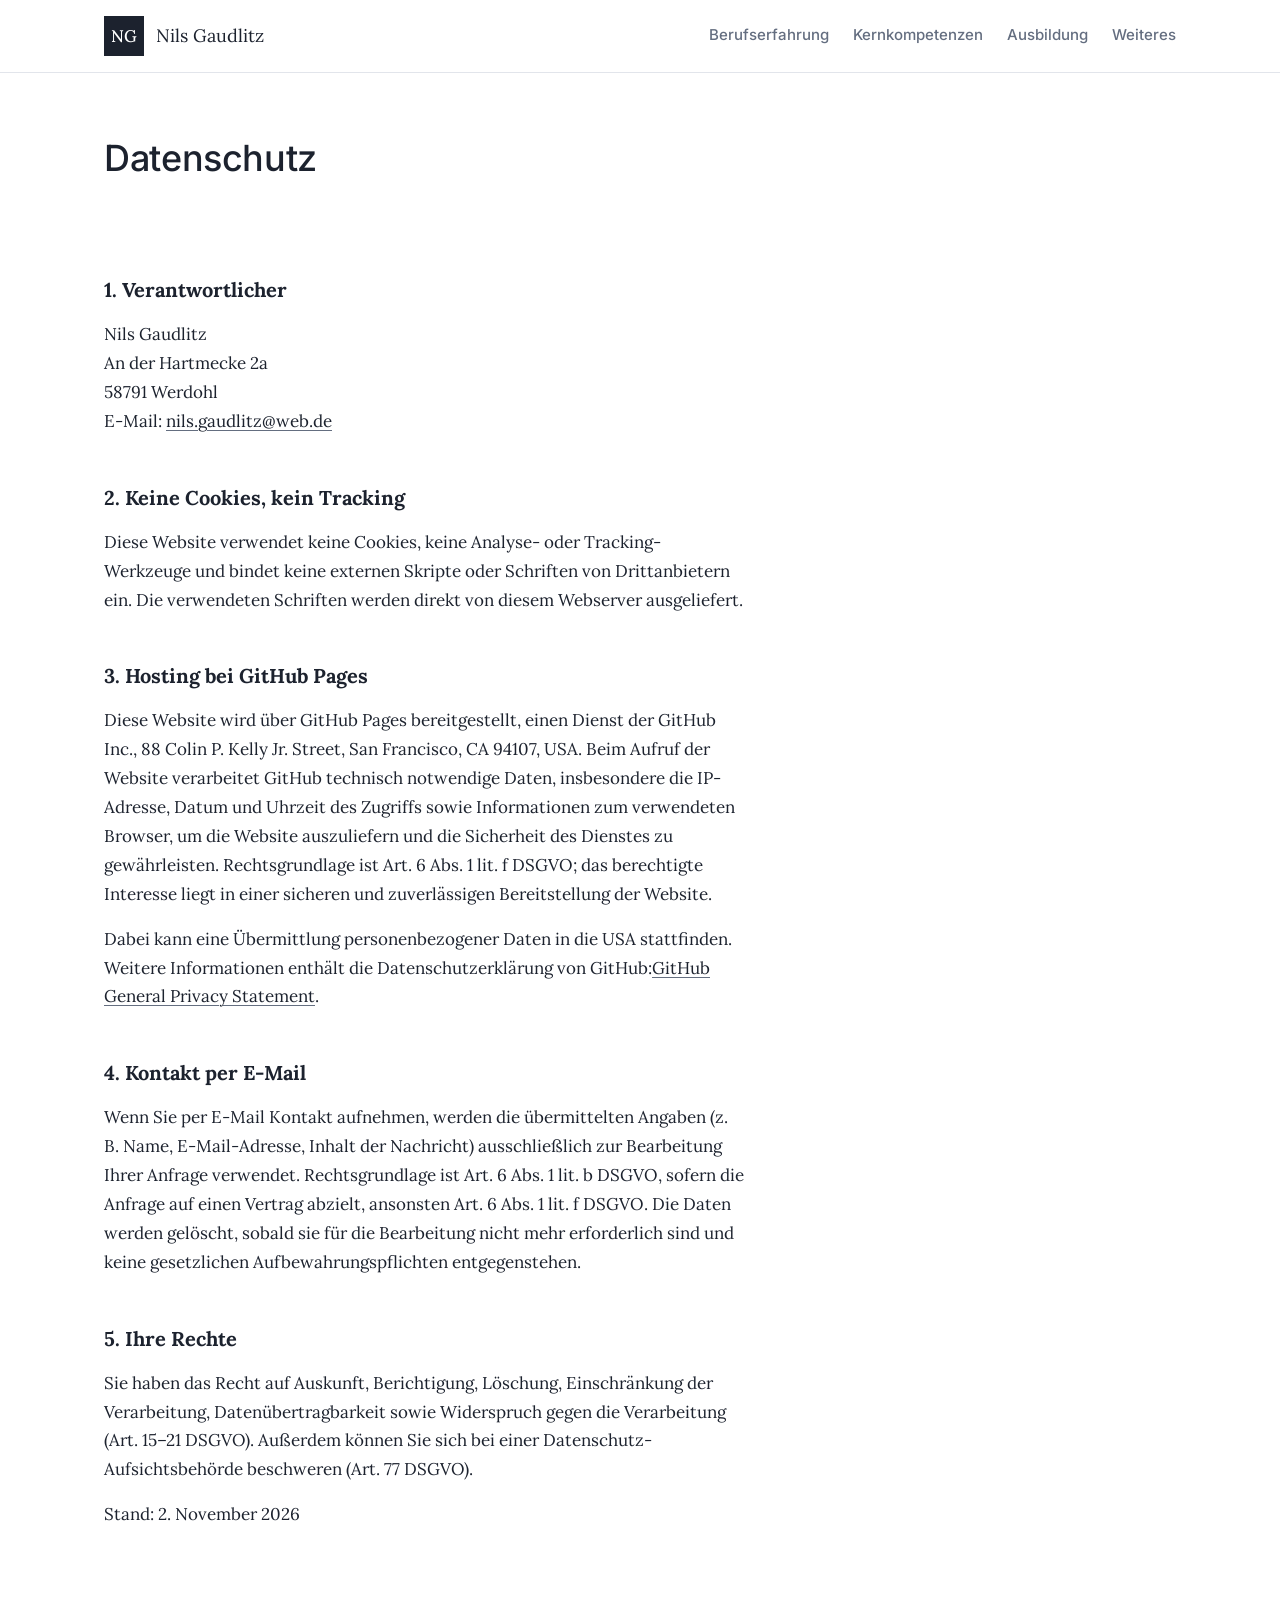
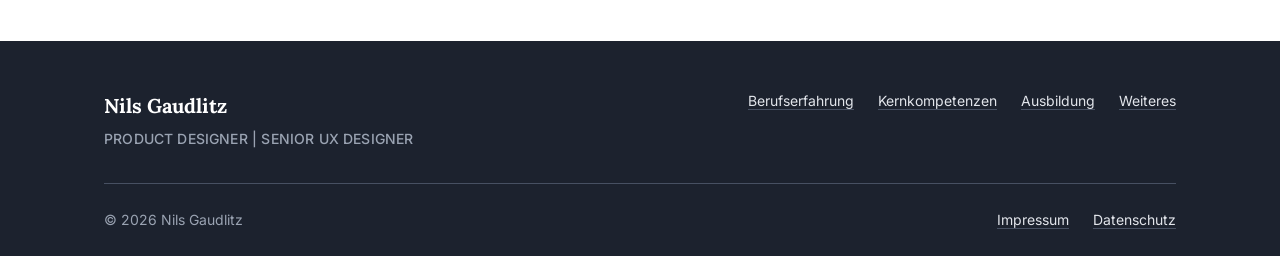
<file: datenschutz/index.html>
<!DOCTYPE html><html lang="de"><head><meta charset="utf-8"><meta name="viewport" content="width=device-width, initial-scale=1"><title>Datenschutz – Nils Gaudlitz</title><meta name="description" content="Nils Gaudlitz – Product Designer | Senior UX Designer. Product Discovery &amp; Strategic UX | UX-driven business value | B2B &amp; Cloud Products"><link rel="canonical" href="https://nilsgaudlitz.de/datenschutz/"><link rel="icon" href="/favicon.svg" type="image/svg+xml"><link rel="preload" href="/fonts/inter-latin-wght-normal.woff2" as="font" type="font/woff2" crossorigin><link rel="preload" href="/fonts/lora-latin-wght-normal.woff2" as="font" type="font/woff2" crossorigin><meta name="theme-color" content="#1E2330"><link rel="stylesheet" href="/assets/BaseLayout.BSDtJ0FW.css"></head><body><a class="skip-link" href="#inhalt">Zum Inhalt springen</a><header class="site-header" data-site-header data-astro-cid-nen7h5rs><div class="container site-header__inner" data-astro-cid-nen7h5rs><a href="/" class="logo" aria-label="Nils Gaudlitz – zur Startseite" data-astro-cid-f7espo7c><span class="logo__mark" aria-hidden="true" data-astro-cid-f7espo7c>NG</span><span class="logo__name" aria-hidden="true" data-astro-cid-f7espo7c>Nils Gaudlitz</span></a><!-- Ohne JavaScript bleibt der Button verborgen und die Navigation sichtbar. --><button type="button" class="nav-toggle" aria-expanded="false" aria-controls="hauptnavigation" hidden data-nav-toggle data-astro-cid-nen7h5rs><span class="nav-toggle__icon nav-toggle__icon--open" data-astro-cid-nen7h5rs><svg xmlns="http://www.w3.org/2000/svg" width="22" height="22" viewBox="0 0 24 24" fill="none" stroke="currentColor" stroke-width="2" stroke-linecap="round" stroke-linejoin="round" aria-hidden="true" focusable="false" class="icon"><path d="M4 5h16" />
  <path d="M4 12h16" />
  <path d="M4 19h16" /></svg></span><span class="nav-toggle__icon nav-toggle__icon--close" data-astro-cid-nen7h5rs><svg xmlns="http://www.w3.org/2000/svg" width="22" height="22" viewBox="0 0 24 24" fill="none" stroke="currentColor" stroke-width="2" stroke-linecap="round" stroke-linejoin="round" aria-hidden="true" focusable="false" class="icon"><path d="M18 6 6 18" />
  <path d="m6 6 12 12" /></svg></span><span class="nav-toggle__label" data-nav-label data-astro-cid-nen7h5rs>Menü</span></button><nav id="hauptnavigation" class="nav" aria-label="Hauptnavigation" data-nav data-astro-cid-nen7h5rs><ul class="nav__list" data-astro-cid-nen7h5rs><li data-astro-cid-nen7h5rs><a href="/#berufserfahrung" class="nav__link" data-astro-cid-nen7h5rs>Berufserfahrung</a></li><li data-astro-cid-nen7h5rs><a href="/#kernkompetenzen" class="nav__link" data-astro-cid-nen7h5rs>Kernkompetenzen</a></li><li data-astro-cid-nen7h5rs><a href="/#ausbildung" class="nav__link" data-astro-cid-nen7h5rs>Ausbildung</a></li><li data-astro-cid-nen7h5rs><a href="/#weiteres" class="nav__link" data-astro-cid-nen7h5rs>Weiteres</a></li></ul></nav></div></header><script type="module">var e=document.querySelector(`[data-site-header]`),t=e?.querySelector(`[data-nav-toggle]`),n=e?.querySelector(`[data-nav]`),r=e?.querySelector(`[data-nav-label]`);if(e&&t&&n&&r){let i=window.matchMedia(`(max-width: 47.99rem)`);e.classList.add(`has-js`),t.hidden=!1;let a=()=>t.getAttribute(`aria-expanded`)===`true`,o=(i,a=!1)=>{t.setAttribute(`aria-expanded`,String(i)),r.textContent=i?`Schließen`:`Menü`,e.classList.toggle(`is-open`,i),document.documentElement.classList.toggle(`nav-open`,i),i?n.querySelector(`a`)?.focus():a&&t.focus()};t.addEventListener(`click`,()=>o(!a())),n.querySelectorAll(`a`).forEach(e=>{e.addEventListener(`click`,()=>{a()&&o(!1)})}),document.addEventListener(`keydown`,e=>{if(a()){if(e.key===`Escape`)o(!1,!0);else if(e.key===`Tab`){let r=[t,...n.querySelectorAll(`a`)],i=r[0],a=r[r.length-1];e.shiftKey&&document.activeElement===i?(e.preventDefault(),a.focus()):!e.shiftKey&&document.activeElement===a&&(e.preventDefault(),i.focus())}}}),i.addEventListener(`change`,e=>{!e.matches&&a()&&o(!1)})}</script><main id="inhalt" tabindex="-1"><div class="container"><header class="page-header prose"><h1>Datenschutz</h1></header><div class="page-body"><div class="prose"><h2>1. Verantwortlicher</h2><p>Nils Gaudlitz<br>An der Hartmecke 2a<br>58791 Werdohl<br>E-Mail: <a href="mailto:nils.gaudlitz@web.de">nils.gaudlitz@web.de</a></p><h2>2. Keine Cookies, kein Tracking</h2><p>Diese Website verwendet keine Cookies, keine Analyse- oder Tracking-Werkzeuge und bindet keine externen Skripte oder Schriften von Drittanbietern ein. Die verwendeten Schriften werden direkt von diesem Webserver ausgeliefert.</p><h2>3. Hosting bei GitHub Pages</h2><p>Diese Website wird über GitHub Pages bereitgestellt, einen Dienst der GitHub Inc., 88 Colin P. Kelly Jr. Street, San Francisco, CA 94107, USA. Beim Aufruf der Website verarbeitet GitHub technisch notwendige Daten, insbesondere die IP-Adresse, Datum und Uhrzeit des Zugriffs sowie Informationen zum verwendeten Browser, um die Website auszuliefern und die Sicherheit des Dienstes zu gewährleisten. Rechtsgrundlage ist Art. 6 Abs. 1 lit. f DSGVO; das berechtigte Interesse liegt in einer sicheren und zuverlässigen Bereitstellung der Website.</p><p>Dabei kann eine Übermittlung personenbezogener Daten in die USA stattfinden. Weitere Informationen enthält die Datenschutzerklärung von GitHub:<a href="https://docs.github.com/de/site-policy/privacy-policies/github-general-privacy-statement">GitHub General Privacy Statement</a>.</p><h2>4. Kontakt per E-Mail</h2><p>Wenn Sie per E-Mail Kontakt aufnehmen, werden die übermittelten Angaben (z. B. Name, E-Mail-Adresse, Inhalt der Nachricht) ausschließlich zur Bearbeitung Ihrer Anfrage verwendet. Rechtsgrundlage ist Art. 6 Abs. 1 lit. b DSGVO, sofern die Anfrage auf einen Vertrag abzielt, ansonsten Art. 6 Abs. 1 lit. f DSGVO. Die Daten werden gelöscht, sobald sie für die Bearbeitung nicht mehr erforderlich sind und keine gesetzlichen Aufbewahrungspflichten entgegenstehen.</p><h2>5. Ihre Rechte</h2><p>Sie haben das Recht auf Auskunft, Berichtigung, Löschung, Einschränkung der Verarbeitung, Datenübertragbarkeit sowie Widerspruch gegen die Verarbeitung (Art. 15–21 DSGVO). Außerdem können Sie sich bei einer Datenschutz-Aufsichtsbehörde beschweren (Art. 77 DSGVO).</p><p class="stand">Stand: 2. November 2026</p></div></div></div></main><footer class="site-footer" data-astro-cid-jo6i4kqk><div class="container site-footer__inner" data-astro-cid-jo6i4kqk><div class="site-footer__brand" data-astro-cid-jo6i4kqk><p class="site-footer__name" data-astro-cid-jo6i4kqk>Nils Gaudlitz</p><p class="site-footer__role" data-astro-cid-jo6i4kqk>Product Designer | Senior UX Designer</p></div><nav aria-label="Fußzeile" class="site-footer__nav" data-astro-cid-jo6i4kqk><ul data-astro-cid-jo6i4kqk><li data-astro-cid-jo6i4kqk><a href="/#berufserfahrung" data-astro-cid-jo6i4kqk>Berufserfahrung</a></li><li data-astro-cid-jo6i4kqk><a href="/#kernkompetenzen" data-astro-cid-jo6i4kqk>Kernkompetenzen</a></li><li data-astro-cid-jo6i4kqk><a href="/#ausbildung" data-astro-cid-jo6i4kqk>Ausbildung</a></li><li data-astro-cid-jo6i4kqk><a href="/#weiteres" data-astro-cid-jo6i4kqk>Weiteres</a></li></ul></nav></div><div class="container" data-astro-cid-jo6i4kqk><div class="site-footer__legal" data-astro-cid-jo6i4kqk><p data-astro-cid-jo6i4kqk>© 2026 Nils Gaudlitz</p><ul data-astro-cid-jo6i4kqk><li data-astro-cid-jo6i4kqk><a href="/impressum/" data-astro-cid-jo6i4kqk>Impressum</a></li><li data-astro-cid-jo6i4kqk><a href="/datenschutz/" data-astro-cid-jo6i4kqk>Datenschutz</a></li></ul></div></div></footer></body></html>
</file>
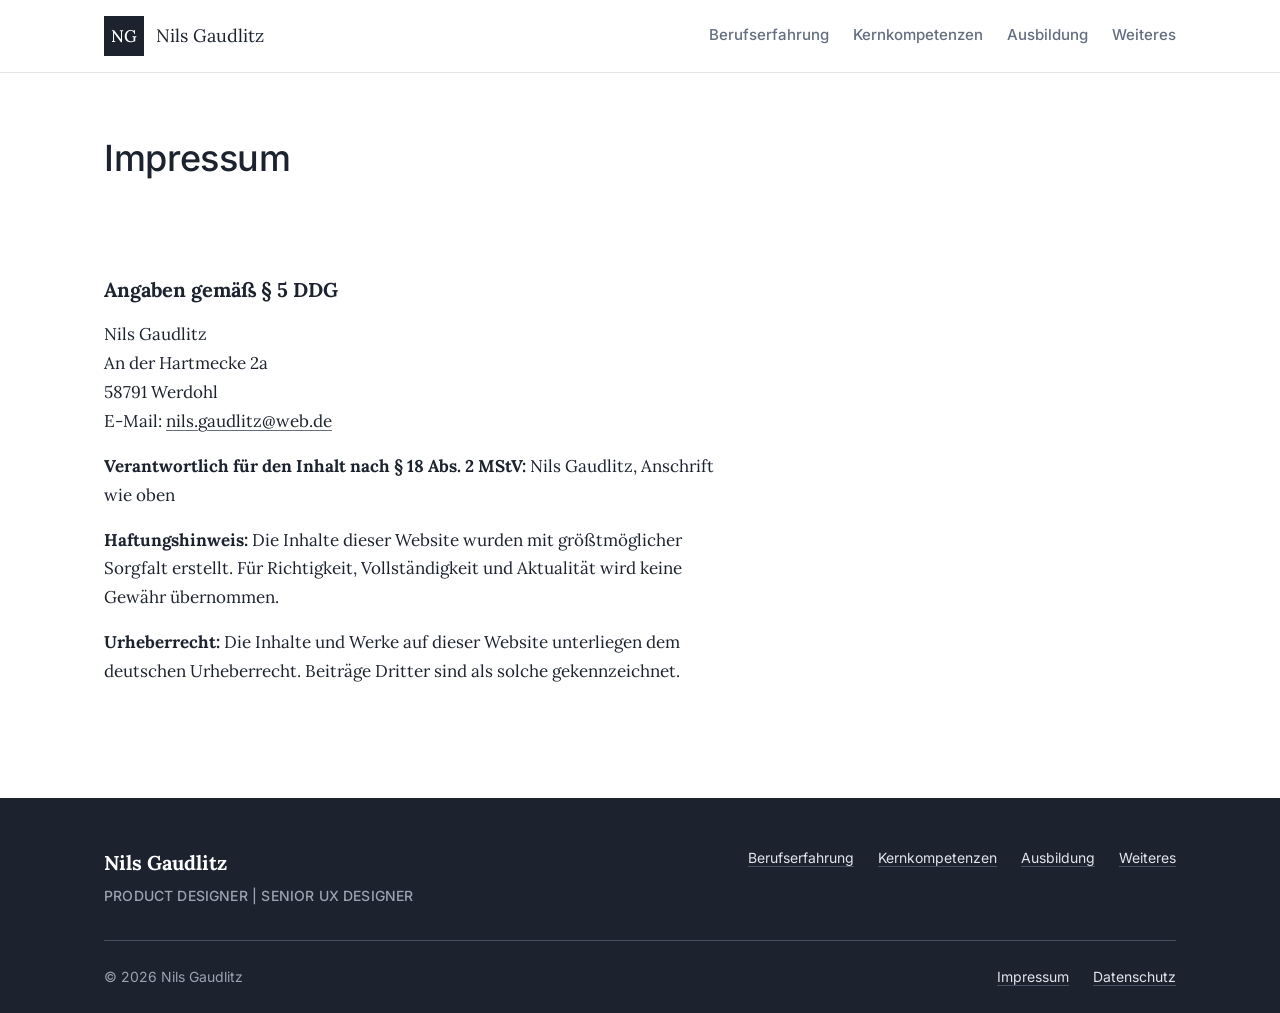
<file: impressum/index.html>
<!DOCTYPE html><html lang="de"><head><meta charset="utf-8"><meta name="viewport" content="width=device-width, initial-scale=1"><title>Impressum – Nils Gaudlitz</title><meta name="description" content="Nils Gaudlitz – Product Designer | Senior UX Designer. Product Discovery &amp; Strategic UX | UX-driven business value | B2B &amp; Cloud Products"><link rel="canonical" href="https://nilsgaudlitz.de/impressum/"><link rel="icon" href="/favicon.svg" type="image/svg+xml"><link rel="preload" href="/fonts/inter-latin-wght-normal.woff2" as="font" type="font/woff2" crossorigin><link rel="preload" href="/fonts/lora-latin-wght-normal.woff2" as="font" type="font/woff2" crossorigin><meta name="theme-color" content="#1E2330"><link rel="stylesheet" href="/assets/BaseLayout.BSDtJ0FW.css"></head><body><a class="skip-link" href="#inhalt">Zum Inhalt springen</a><header class="site-header" data-site-header data-astro-cid-nen7h5rs><div class="container site-header__inner" data-astro-cid-nen7h5rs><a href="/" class="logo" aria-label="Nils Gaudlitz – zur Startseite" data-astro-cid-f7espo7c><span class="logo__mark" aria-hidden="true" data-astro-cid-f7espo7c>NG</span><span class="logo__name" aria-hidden="true" data-astro-cid-f7espo7c>Nils Gaudlitz</span></a><!-- Ohne JavaScript bleibt der Button verborgen und die Navigation sichtbar. --><button type="button" class="nav-toggle" aria-expanded="false" aria-controls="hauptnavigation" hidden data-nav-toggle data-astro-cid-nen7h5rs><span class="nav-toggle__icon nav-toggle__icon--open" data-astro-cid-nen7h5rs><svg xmlns="http://www.w3.org/2000/svg" width="22" height="22" viewBox="0 0 24 24" fill="none" stroke="currentColor" stroke-width="2" stroke-linecap="round" stroke-linejoin="round" aria-hidden="true" focusable="false" class="icon"><path d="M4 5h16" />
  <path d="M4 12h16" />
  <path d="M4 19h16" /></svg></span><span class="nav-toggle__icon nav-toggle__icon--close" data-astro-cid-nen7h5rs><svg xmlns="http://www.w3.org/2000/svg" width="22" height="22" viewBox="0 0 24 24" fill="none" stroke="currentColor" stroke-width="2" stroke-linecap="round" stroke-linejoin="round" aria-hidden="true" focusable="false" class="icon"><path d="M18 6 6 18" />
  <path d="m6 6 12 12" /></svg></span><span class="nav-toggle__label" data-nav-label data-astro-cid-nen7h5rs>Menü</span></button><nav id="hauptnavigation" class="nav" aria-label="Hauptnavigation" data-nav data-astro-cid-nen7h5rs><ul class="nav__list" data-astro-cid-nen7h5rs><li data-astro-cid-nen7h5rs><a href="/#berufserfahrung" class="nav__link" data-astro-cid-nen7h5rs>Berufserfahrung</a></li><li data-astro-cid-nen7h5rs><a href="/#kernkompetenzen" class="nav__link" data-astro-cid-nen7h5rs>Kernkompetenzen</a></li><li data-astro-cid-nen7h5rs><a href="/#ausbildung" class="nav__link" data-astro-cid-nen7h5rs>Ausbildung</a></li><li data-astro-cid-nen7h5rs><a href="/#weiteres" class="nav__link" data-astro-cid-nen7h5rs>Weiteres</a></li></ul></nav></div></header><script type="module">var e=document.querySelector(`[data-site-header]`),t=e?.querySelector(`[data-nav-toggle]`),n=e?.querySelector(`[data-nav]`),r=e?.querySelector(`[data-nav-label]`);if(e&&t&&n&&r){let i=window.matchMedia(`(max-width: 47.99rem)`);e.classList.add(`has-js`),t.hidden=!1;let a=()=>t.getAttribute(`aria-expanded`)===`true`,o=(i,a=!1)=>{t.setAttribute(`aria-expanded`,String(i)),r.textContent=i?`Schließen`:`Menü`,e.classList.toggle(`is-open`,i),document.documentElement.classList.toggle(`nav-open`,i),i?n.querySelector(`a`)?.focus():a&&t.focus()};t.addEventListener(`click`,()=>o(!a())),n.querySelectorAll(`a`).forEach(e=>{e.addEventListener(`click`,()=>{a()&&o(!1)})}),document.addEventListener(`keydown`,e=>{if(a()){if(e.key===`Escape`)o(!1,!0);else if(e.key===`Tab`){let r=[t,...n.querySelectorAll(`a`)],i=r[0],a=r[r.length-1];e.shiftKey&&document.activeElement===i?(e.preventDefault(),a.focus()):!e.shiftKey&&document.activeElement===a&&(e.preventDefault(),i.focus())}}}),i.addEventListener(`change`,e=>{!e.matches&&a()&&o(!1)})}</script><main id="inhalt" tabindex="-1"><div class="container"><header class="page-header prose"><h1>Impressum</h1></header><div class="page-body"><div class="prose"><h2>Angaben gemäß § 5 DDG</h2><p>Nils Gaudlitz<br>An der Hartmecke 2a<br>58791 Werdohl<br>E-Mail: <a href="mailto:nils.gaudlitz@web.de">nils.gaudlitz@web.de</a></p><p><strong>Verantwortlich für den Inhalt nach § 18 Abs. 2 MStV:</strong> Nils Gaudlitz, Anschrift wie oben</p><p><strong>Haftungshinweis:</strong> Die Inhalte dieser Website wurden mit größtmöglicher Sorgfalt erstellt. Für Richtigkeit, Vollständigkeit und Aktualität wird keine Gewähr übernommen.</p><p><strong>Urheberrecht:</strong> Die Inhalte und Werke auf dieser Website unterliegen dem deutschen Urheberrecht. Beiträge Dritter sind als solche gekennzeichnet.</p></div></div></div></main><footer class="site-footer" data-astro-cid-jo6i4kqk><div class="container site-footer__inner" data-astro-cid-jo6i4kqk><div class="site-footer__brand" data-astro-cid-jo6i4kqk><p class="site-footer__name" data-astro-cid-jo6i4kqk>Nils Gaudlitz</p><p class="site-footer__role" data-astro-cid-jo6i4kqk>Product Designer | Senior UX Designer</p></div><nav aria-label="Fußzeile" class="site-footer__nav" data-astro-cid-jo6i4kqk><ul data-astro-cid-jo6i4kqk><li data-astro-cid-jo6i4kqk><a href="/#berufserfahrung" data-astro-cid-jo6i4kqk>Berufserfahrung</a></li><li data-astro-cid-jo6i4kqk><a href="/#kernkompetenzen" data-astro-cid-jo6i4kqk>Kernkompetenzen</a></li><li data-astro-cid-jo6i4kqk><a href="/#ausbildung" data-astro-cid-jo6i4kqk>Ausbildung</a></li><li data-astro-cid-jo6i4kqk><a href="/#weiteres" data-astro-cid-jo6i4kqk>Weiteres</a></li></ul></nav></div><div class="container" data-astro-cid-jo6i4kqk><div class="site-footer__legal" data-astro-cid-jo6i4kqk><p data-astro-cid-jo6i4kqk>© 2026 Nils Gaudlitz</p><ul data-astro-cid-jo6i4kqk><li data-astro-cid-jo6i4kqk><a href="/impressum/" data-astro-cid-jo6i4kqk>Impressum</a></li><li data-astro-cid-jo6i4kqk><a href="/datenschutz/" data-astro-cid-jo6i4kqk>Datenschutz</a></li></ul></div></div></footer></body></html>
</file>
<file: assets/BaseLayout.BSDtJ0FW.css>
@font-face{font-family:Inter;font-style:normal;font-display:swap;font-weight:100 900;src:url(/fonts/inter-latin-wght-normal.woff2)format("woff2-variations");unicode-range:U+??,U+131,U+152-153,U+2BB-2BC,U+2C6,U+2DA,U+2DC,U+304,U+308,U+329,U+2000-206F,U+20AC,U+2122,U+2191,U+2193,U+2212,U+2215,U+FEFF,U+FFFD}@font-face{font-family:Inter;font-style:normal;font-display:swap;font-weight:100 900;src:url(/fonts/inter-latin-ext-wght-normal.woff2)format("woff2-variations");unicode-range:U+100-2BA,U+2BD-2C5,U+2C7-2CC,U+2CE-2D7,U+2DD-2FF,U+304,U+308,U+329,U+1D00-1DBF,U+1E00-1E9F,U+1EF2-1EFF,U+2020,U+20A0-20AB,U+20AD-20C0,U+2113,U+2C60-2C7F,U+A720-A7FF}@font-face{font-family:Inter;font-style:italic;font-display:swap;font-weight:100 900;src:url(/fonts/inter-latin-wght-italic.woff2)format("woff2-variations");unicode-range:U+??,U+131,U+152-153,U+2BB-2BC,U+2C6,U+2DA,U+2DC,U+304,U+308,U+329,U+2000-206F,U+20AC,U+2122,U+2191,U+2193,U+2212,U+2215,U+FEFF,U+FFFD}@font-face{font-family:Lora;font-style:normal;font-display:swap;font-weight:400 700;src:url(/fonts/lora-latin-wght-normal.woff2)format("woff2-variations");unicode-range:U+??,U+131,U+152-153,U+2BB-2BC,U+2C6,U+2DA,U+2DC,U+304,U+308,U+329,U+2000-206F,U+20AC,U+2122,U+2191,U+2193,U+2212,U+2215,U+FEFF,U+FFFD}@font-face{font-family:Lora;font-style:normal;font-display:swap;font-weight:400 700;src:url(/fonts/lora-latin-ext-wght-normal.woff2)format("woff2-variations");unicode-range:U+100-2BA,U+2BD-2C5,U+2C7-2CC,U+2CE-2D7,U+2DD-2FF,U+304,U+308,U+329,U+1D00-1DBF,U+1E00-1E9F,U+1EF2-1EFF,U+2020,U+20A0-20AB,U+20AD-20C0,U+2113,U+2C60-2C7F,U+A720-A7FF}@font-face{font-family:Lora;font-style:italic;font-display:swap;font-weight:400 700;src:url(/fonts/lora-latin-wght-italic.woff2)format("woff2-variations");unicode-range:U+??,U+131,U+152-153,U+2BB-2BC,U+2C6,U+2DA,U+2DC,U+304,U+308,U+329,U+2000-206F,U+20AC,U+2122,U+2191,U+2193,U+2212,U+2215,U+FEFF,U+FFFD}:root{--color-text:#1c222e;--color-text-secondary:#646e80;--color-bg:#fff;--color-dark:#1c222e;--color-on-dark-heading:#fff;--color-on-dark-text:#e2e5eb;--color-on-dark-divider:#475062;--color-on-dark-muted:#9aa3b2;--color-surface:#f4f5f7;--color-border:#e2e5eb;--color-primary:var(--color-text);--font-serif:"Lora", Georgia, "Times New Roman", serif;--font-sans:"Inter", system-ui, -apple-system, "Segoe UI", Roboto, sans-serif;--fs-xs:.875rem;--fs-sm:1rem;--fs-body:1.0625rem;--fs-md:1.25rem;--fs-lg:clamp(1.125rem, 1rem + .6vw, 1.5rem);--fs-xl:clamp(1.75rem, 1.4rem + 1.4vw, 2.25rem);--fs-name:clamp(2.75rem, 1.6rem + 5vw, 5.625rem);--space-1:.25rem;--space-2:.5rem;--space-3:.75rem;--space-4:1rem;--space-5:1.5rem;--space-6:2rem;--space-7:3rem;--space-8:4rem;--space-9:6rem;--container:72rem;--measure:40rem;--gutter:clamp(1rem, 4vw, 2.5rem);--header-height:4.5rem;--border:1px solid var(--color-border)}*,:before,:after{box-sizing:border-box}html{-webkit-text-size-adjust:100%;text-size-adjust:100%;scroll-padding-top:calc(var(--header-height) + var(--space-4));scroll-behavior:smooth}body{background:var(--color-bg);color:var(--color-text);font-family:var(--font-serif);font-size:var(--fs-body);flex-direction:column;min-height:100vh;margin:0;line-height:1.7;display:flex}main{padding-bottom:var(--space-9);flex:1}main.flush{padding-bottom:0}main:focus{outline:none}h1,h2,h3,h4{color:var(--color-text);margin:0 0 var(--space-4)}h1{font-family:var(--font-sans);font-weight:500;font-size:var(--fs-xl);letter-spacing:-.01em;hyphens:auto;overflow-wrap:break-word;line-height:1.2}h2{font-family:var(--font-serif);font-weight:700;font-size:var(--fs-md);margin-top:var(--space-7);line-height:1.4}h3{font-family:var(--font-sans);font-weight:600;font-size:var(--fs-sm);margin-top:var(--space-5);line-height:1.4}p,ul,ol,dl{margin:0 0 var(--space-4)}a{color:var(--color-text);text-underline-offset:.2em;text-decoration-line:underline;text-decoration-thickness:1px;text-decoration-color:var(--color-text-secondary)}a:hover{text-decoration-color:var(--color-text);text-decoration-thickness:2px}:focus-visible{outline:2px solid var(--color-text);outline-offset:3px}img{max-width:100%;height:auto;display:block}hr{border:0;border-top:var(--border);margin:var(--space-7) 0}.container{width:100%;max-width:var(--container);padding-inline:var(--gutter);margin-inline:auto}.prose{max-width:var(--measure)}.lead{font-size:var(--fs-md);color:var(--color-text);line-height:1.6}.meta-text{font-family:var(--font-sans);font-size:var(--fs-xs);color:var(--color-text-secondary);font-weight:600;line-height:1.4}.role-text{font-family:var(--font-sans);font-size:var(--fs-sm);color:var(--color-text-secondary);font-weight:500;line-height:1.4}.role-caps{font-family:var(--font-sans);font-size:var(--fs-lg);letter-spacing:.0125em;text-transform:uppercase;color:var(--color-text-secondary);font-weight:500;line-height:1.4}.section-title{font-family:var(--font-sans);font-size:clamp(1.375rem,1.2rem + .8vw,1.75rem);font-weight:500;line-height:1.2}.visually-hidden{clip:rect(0 0 0 0);white-space:nowrap;border:0;width:1px;height:1px;margin:-1px;padding:0;overflow:hidden;position:absolute!important}.skip-link{left:var(--space-4);z-index:100;background:var(--color-dark);color:var(--color-on-dark-heading);font-family:var(--font-sans);padding:var(--space-2) var(--space-4);position:absolute;top:-100px}.skip-link:focus{top:var(--space-4);color:var(--color-on-dark-heading)}.page-header{padding-block:var(--space-8) var(--space-6)}.page-header h1{margin-bottom:var(--space-4)}.icon{flex-shrink:0}.button{align-items:center;gap:var(--space-2);padding:var(--space-3) var(--space-5);border:1px solid var(--color-dark);background:var(--color-dark);color:var(--color-on-dark-heading);font-family:var(--font-sans);font-size:var(--fs-sm);font-weight:600;line-height:1.4;text-decoration:none;display:inline-flex}.button:hover{color:var(--color-on-dark-heading);background:#2c3445;border-color:#2c3445}.button--secondary{color:var(--color-text);background:0 0}.button--secondary:hover{background:var(--color-surface);border-color:var(--color-dark);color:var(--color-text)}.button-row{gap:var(--space-3);margin-top:var(--space-6);flex-wrap:wrap;display:flex}.cta{align-items:center;gap:var(--space-2);font-family:var(--font-sans);font-size:var(--fs-sm);color:var(--color-text);border-bottom:1px solid var(--color-text);padding-bottom:2px;font-weight:600;text-decoration:none;display:inline-flex}.cta .icon{transition:transform .15s}.cta:hover .icon{transform:translate(3px)}@media (prefers-reduced-motion:reduce){html{scroll-behavior:auto}*,:before,:after{transition:none!important;animation:none!important}}.logo[data-astro-cid-f7espo7c]{align-items:center;gap:var(--space-3);color:var(--color-text);text-decoration:none;display:inline-flex}.logo__mark[data-astro-cid-f7espo7c]{background:var(--color-dark);width:2.5rem;height:2.5rem;color:var(--color-on-dark-heading);font-family:var(--font-serif);letter-spacing:.02em;place-items:center;font-size:1.05rem;font-weight:500;display:inline-grid}.logo__name[data-astro-cid-f7espo7c]{font-family:var(--font-serif);font-size:1.125rem;line-height:1}.site-header[data-astro-cid-nen7h5rs]{z-index:50;border-bottom:var(--border);background:var(--color-bg);position:sticky;top:0}.site-header__inner[data-astro-cid-nen7h5rs]{justify-content:space-between;align-items:center;gap:var(--space-2) var(--space-4);min-height:var(--header-height);padding-block:var(--space-3);flex-wrap:wrap;display:flex}.nav__list[data-astro-cid-nen7h5rs]{align-items:center;gap:var(--space-1) var(--space-5);flex-wrap:wrap;margin:0;padding:0;list-style:none;display:flex}.nav__link[data-astro-cid-nen7h5rs]{padding:var(--space-2) 0;font-family:var(--font-sans);color:var(--color-text-secondary);border-bottom:2px solid #0000;font-size:.9375rem;font-weight:500;text-decoration:none;display:inline-block}.nav__link[data-astro-cid-nen7h5rs]:hover{color:var(--color-text)}.nav__link[data-astro-cid-nen7h5rs].is-active{color:var(--color-text);border-bottom-color:var(--color-text)}.nav-toggle[data-astro-cid-nen7h5rs]{align-items:center;gap:var(--space-2);min-height:2.75rem;padding:var(--space-2) var(--space-3);margin-right:calc(var(--space-3) * -1);color:var(--color-text);font-family:var(--font-sans);font-size:var(--fs-xs);letter-spacing:.04em;text-transform:uppercase;cursor:pointer;background:0 0;border:0;font-weight:600;display:inline-flex}.nav-toggle[data-astro-cid-nen7h5rs][hidden]{display:none}.nav-toggle__icon[data-astro-cid-nen7h5rs]{display:inline-flex}.nav-toggle__icon--close[data-astro-cid-nen7h5rs],.is-open[data-astro-cid-nen7h5rs] .nav-toggle__icon--open[data-astro-cid-nen7h5rs]{display:none}.is-open[data-astro-cid-nen7h5rs] .nav-toggle__icon--close[data-astro-cid-nen7h5rs]{display:inline-flex}@media (width<=47.99rem){.has-js[data-astro-cid-nen7h5rs] .nav[data-astro-cid-nen7h5rs]{inset:var(--header-height) 0 0 0;background:var(--color-dark);padding:var(--space-5) var(--gutter) var(--space-7);display:none;position:fixed;overflow-y:auto}.has-js[data-astro-cid-nen7h5rs].is-open .nav[data-astro-cid-nen7h5rs]{display:block}.has-js[data-astro-cid-nen7h5rs] .nav__list[data-astro-cid-nen7h5rs]{flex-direction:column;gap:0}.has-js[data-astro-cid-nen7h5rs] .nav__list[data-astro-cid-nen7h5rs] li[data-astro-cid-nen7h5rs]{border-bottom:1px solid var(--color-on-dark-divider)}.has-js[data-astro-cid-nen7h5rs] .nav__link[data-astro-cid-nen7h5rs]{padding:var(--space-4) 0;font-family:var(--font-serif);color:var(--color-on-dark-text);border-bottom:0;font-size:1.625rem;font-weight:400;display:block}.has-js[data-astro-cid-nen7h5rs] .nav__link[data-astro-cid-nen7h5rs]:hover,.has-js[data-astro-cid-nen7h5rs] .nav__link[data-astro-cid-nen7h5rs].is-active{color:var(--color-on-dark-heading)}.has-js[data-astro-cid-nen7h5rs] .nav__link[data-astro-cid-nen7h5rs].is-active:before{content:"";width:.5rem;height:.5rem;margin-right:var(--space-3);background:var(--color-on-dark-heading);vertical-align:middle;display:inline-block}.has-js[data-astro-cid-nen7h5rs] .nav__link[data-astro-cid-nen7h5rs]:focus-visible{outline-color:var(--color-on-dark-heading)}.has-js[data-astro-cid-nen7h5rs] .site-header__inner[data-astro-cid-nen7h5rs]{height:var(--header-height);flex-wrap:nowrap}}@media (width>=48rem){.nav-toggle[data-astro-cid-nen7h5rs]{display:none!important}}html.nav-open{overflow:hidden}.site-footer[data-astro-cid-jo6i4kqk]{background:var(--color-dark);color:var(--color-on-dark-text);font-size:var(--fs-xs)}.site-footer[data-astro-cid-jo6i4kqk] a[data-astro-cid-jo6i4kqk]{color:var(--color-on-dark-text);text-decoration-color:var(--color-on-dark-divider)}.site-footer[data-astro-cid-jo6i4kqk] a[data-astro-cid-jo6i4kqk]:hover{color:var(--color-on-dark-heading);text-decoration-color:var(--color-on-dark-heading)}.site-footer[data-astro-cid-jo6i4kqk] a[data-astro-cid-jo6i4kqk]:focus-visible{outline-color:var(--color-on-dark-heading)}.site-footer__inner[data-astro-cid-jo6i4kqk]{justify-content:space-between;gap:var(--space-6);padding-block:var(--space-7) var(--space-6);flex-wrap:wrap;display:flex}.site-footer__name[data-astro-cid-jo6i4kqk]{margin:0 0 var(--space-1);font-family:var(--font-serif);font-size:var(--fs-md);color:var(--color-on-dark-heading);font-weight:700}.site-footer__role[data-astro-cid-jo6i4kqk]{font-family:var(--font-sans);letter-spacing:.0125em;text-transform:uppercase;color:var(--color-on-dark-muted);margin:0;font-weight:500}.site-footer[data-astro-cid-jo6i4kqk] ul[data-astro-cid-jo6i4kqk]{gap:var(--space-2) var(--space-5);font-family:var(--font-sans);flex-wrap:wrap;margin:0;padding:0;list-style:none;display:flex}.site-footer__legal[data-astro-cid-jo6i4kqk]{justify-content:space-between;gap:var(--space-3);padding-block:var(--space-5);border-top:1px solid var(--color-on-dark-divider);font-family:var(--font-sans);flex-wrap:wrap;display:flex}.site-footer__legal[data-astro-cid-jo6i4kqk] p[data-astro-cid-jo6i4kqk]{color:var(--color-on-dark-muted);margin:0}
</file>
<file: assets/index.IihQFlmU.css>
.hero__grid[data-astro-cid-lcdefpme]{gap:var(--space-5);padding-block:var(--space-6) var(--space-8);grid-template-columns:1fr;display:grid}.hero__portrait[data-astro-cid-lcdefpme]{aspect-ratio:184/229;object-fit:cover;background:var(--color-surface);width:100%;max-width:13rem}.hero__name[data-astro-cid-lcdefpme]{font-family:var(--font-serif);font-weight:400;font-size:var(--fs-name);letter-spacing:0;margin:0 0 var(--space-2);line-height:1.1}.hero__role[data-astro-cid-lcdefpme]{margin:0}.hero__claim[data-astro-cid-lcdefpme]{margin:var(--space-4) 0 0;font-family:var(--font-serif);font-size:clamp(1.125rem,1rem + .6vw,1.375rem);font-weight:500;line-height:1.45}.seg[data-astro-cid-lcdefpme]{white-space:nowrap}.hero__body[data-astro-cid-lcdefpme]{max-width:var(--measure);margin-top:var(--space-4)}.hero__body[data-astro-cid-lcdefpme] p[data-astro-cid-lcdefpme]:first-child{font-size:var(--fs-md);line-height:1.6}@media (width>=48rem){.hero__grid[data-astro-cid-lcdefpme]{align-items:center;column-gap:var(--space-6);row-gap:var(--space-5);padding-block:var(--space-8) var(--space-9);grid-template-columns:11.5rem 1fr}.hero__portrait[data-astro-cid-lcdefpme]{max-width:none}.hero__name[data-astro-cid-lcdefpme]{margin-bottom:0}.hero__role[data-astro-cid-lcdefpme],.hero__claim[data-astro-cid-lcdefpme]{padding-left:.15em}.hero__claim[data-astro-cid-lcdefpme]{margin-top:var(--space-5)}.hero__body[data-astro-cid-lcdefpme]{margin-top:var(--space-6);grid-column:2}}.section[data-astro-cid-lcdefpme]{padding-block:var(--space-8)}@media (width>=56rem){.section[data-astro-cid-lcdefpme]{padding-block:var(--space-9)}}.section--surface[data-astro-cid-lcdefpme]{background:var(--color-surface)}.section[data-astro-cid-lcdefpme] .section-title[data-astro-cid-lcdefpme]{margin-top:0;margin-bottom:var(--space-6);font-size:clamp(1.75rem,1.3rem + 1.8vw,2.75rem)}.timeline[data-astro-cid-lcdefpme]{max-width:56rem;margin:0;padding:0;list-style:none}.timeline__item[data-astro-cid-lcdefpme]{gap:var(--space-2);padding-block:var(--space-6);border-top:1px solid var(--color-text);display:grid}.timeline__date[data-astro-cid-lcdefpme]{margin:0}.timeline__title[data-astro-cid-lcdefpme]{margin:0 0 var(--space-4);font-family:var(--font-serif);font-size:var(--fs-md);font-weight:700}.timeline__position[data-astro-cid-lcdefpme]{font-family:var(--font-sans);font-size:var(--fs-sm);color:var(--color-text-secondary);font-weight:500}.timeline__content[data-astro-cid-lcdefpme] p[data-astro-cid-lcdefpme]:last-child{margin-bottom:0}@media (width>=48rem){.timeline__item[data-astro-cid-lcdefpme]{gap:var(--space-6);grid-template-columns:10rem 1fr}.timeline__date[data-astro-cid-lcdefpme]{padding-top:.3rem}}.clusters[data-astro-cid-lcdefpme]{gap:var(--space-5);display:grid}.cluster[data-astro-cid-lcdefpme]{border:var(--border);border-top:2px solid var(--color-dark);padding:var(--space-5)}.cluster__head[data-astro-cid-lcdefpme]{align-items:center;gap:var(--space-4);margin-bottom:var(--space-5);display:flex}.cluster__icon[data-astro-cid-lcdefpme]{background:var(--color-dark);width:3rem;height:3rem;color:var(--color-on-dark-heading);flex-shrink:0;place-items:center;display:inline-grid}.cluster__title[data-astro-cid-lcdefpme]{font-family:var(--font-serif);font-size:var(--fs-md);margin:0;font-weight:700;line-height:1.3}.cluster__list[data-astro-cid-lcdefpme]{margin:0;padding:0;list-style:none}.cluster__list[data-astro-cid-lcdefpme] li[data-astro-cid-lcdefpme]{align-items:flex-start;gap:var(--space-3);padding-block:var(--space-2);border-top:var(--border);line-height:1.5;display:flex}.cluster__list[data-astro-cid-lcdefpme] li[data-astro-cid-lcdefpme]:first-child{border-top:0}.cluster[data-astro-cid-lcdefpme] .item-icon{color:var(--color-text-secondary);margin-top:.15em}@media (width>=48rem){.clusters[data-astro-cid-lcdefpme]{grid-template-columns:repeat(2,1fr)}}@media (width>=72rem){.clusters[data-astro-cid-lcdefpme]{grid-template-columns:repeat(3,1fr)}}.facts[data-astro-cid-lcdefpme]{background:var(--color-dark);color:var(--color-on-dark-text)}.facts__grid[data-astro-cid-lcdefpme]{gap:var(--space-7);padding-block:var(--space-8);display:grid}.facts[data-astro-cid-lcdefpme] section[data-astro-cid-lcdefpme]{border-top:1px solid var(--color-on-dark-divider);padding-top:var(--space-5)}.facts__title[data-astro-cid-lcdefpme]{align-items:center;gap:var(--space-3);margin:0 0 var(--space-4);color:var(--color-on-dark-heading);display:flex}.facts__meta[data-astro-cid-lcdefpme]{font-family:var(--font-sans);font-size:var(--fs-xs);color:var(--color-on-dark-muted);margin:0;font-weight:600}.facts__strong[data-astro-cid-lcdefpme]{margin:var(--space-1) 0 0;font-family:var(--font-sans);color:var(--color-on-dark-heading);font-weight:600}.facts__text[data-astro-cid-lcdefpme]{margin:0}.facts__list[data-astro-cid-lcdefpme]{gap:var(--space-3);margin:0;padding:0;list-style:none;display:grid}.facts__list[data-astro-cid-lcdefpme] li[data-astro-cid-lcdefpme]{align-items:flex-start;gap:var(--space-3);line-height:1.5;display:flex}.facts[data-astro-cid-lcdefpme] .item-icon{color:var(--color-on-dark-muted);margin-top:.15em}@media (width>=48rem){.facts__grid[data-astro-cid-lcdefpme]{gap:var(--space-7) var(--space-6);grid-template-columns:repeat(2,1fr)}}@media (width>=72rem){.facts__grid[data-astro-cid-lcdefpme]{grid-template-columns:.8fr 1.3fr .8fr 1.2fr}}
</file>
